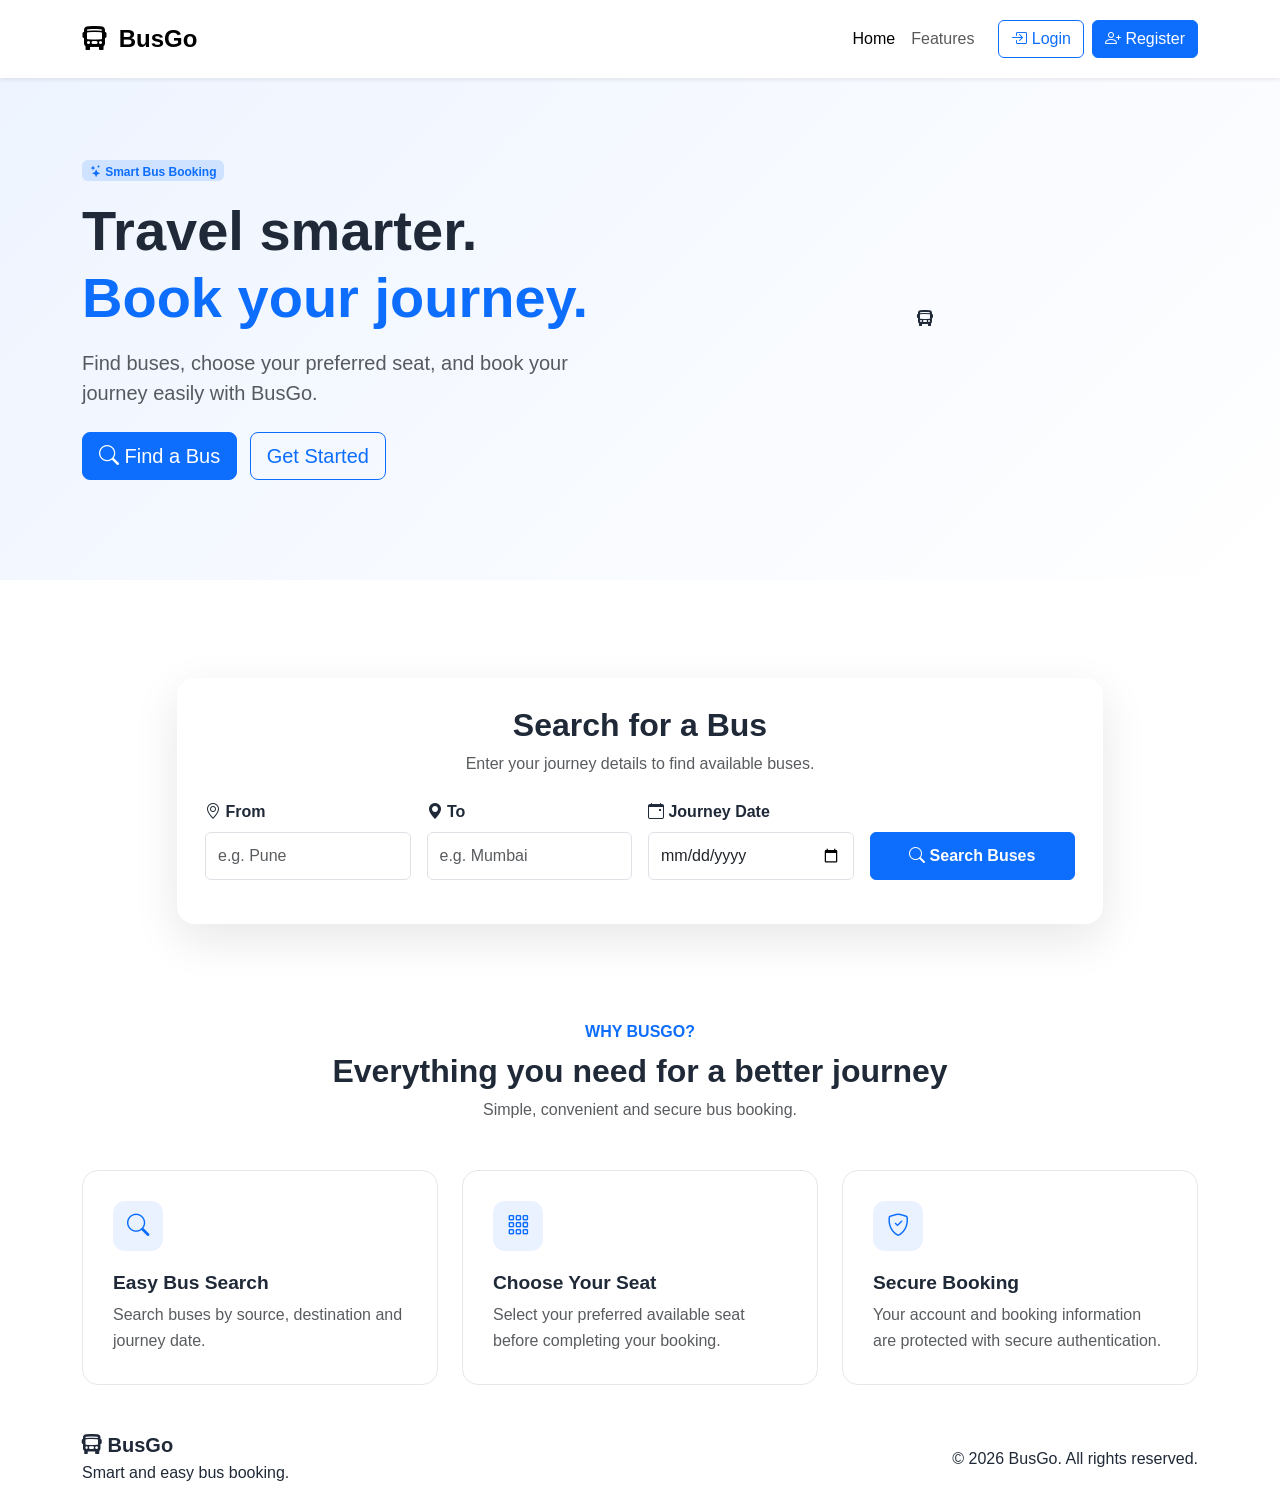
<file: frontend/index.html>
<!DOCTYPE html>
<html lang="en">

<head>

    <meta charset="UTF-8">

    <meta name="viewport"
          content="width=device-width, initial-scale=1.0">

    <title>BusGo | Smart Bus Booking</title>

    <meta name="description"
          content="BusGo - Smart and easy online bus booking">

    <!-- Bootstrap CSS -->

    <link
        href="https://cdn.jsdelivr.net/npm/bootstrap@5.3.3/dist/css/bootstrap.min.css"
        rel="stylesheet">

    <!-- Bootstrap Icons -->

    <link
        rel="stylesheet"
        href="https://cdn.jsdelivr.net/npm/bootstrap-icons@1.11.3/font/bootstrap-icons.min.css">

    <!-- Custom CSS -->

    <link
        rel="stylesheet"
        href="css/style.css">

</head>


<body>


<!-- ================= NAVBAR ================= -->

<nav class="navbar navbar-expand-lg bg-white shadow-sm">

    <div class="container">

        <!-- BRAND -->

        <a class="navbar-brand fw-bold"
           href="index.html">

            <i class="bi bi-bus-front-fill"></i>

            BusGo

        </a>


        <!-- MOBILE MENU BUTTON -->

        <button
            class="navbar-toggler"
            type="button"
            data-bs-toggle="collapse"
            data-bs-target="#navbarMenu">

            <span class="navbar-toggler-icon"></span>

        </button>


        <!-- NAVIGATION -->

        <div
            class="collapse navbar-collapse"
            id="navbarMenu">

            <ul class="navbar-nav ms-auto align-items-lg-center">

                <li class="nav-item">

                    <a
                        class="nav-link active"
                        href="index.html">

                        Home

                    </a>

                </li>


                <li class="nav-item">

                    <a
                        class="nav-link"
                        href="#features">

                        Features

                    </a>

                </li>


                <li class="nav-item ms-lg-3">

                    <a
                        href="login.html"
                        class="btn btn-outline-primary">

                        <i class="bi bi-box-arrow-in-right"></i>

                        Login

                    </a>

                </li>


                <li class="nav-item ms-lg-2">

                    <a
                        href="register.html"
                        class="btn btn-primary">

                        <i class="bi bi-person-plus"></i>

                        Register

                    </a>

                </li>

            </ul>

        </div>

    </div>

</nav>



<!-- ================= HERO SECTION ================= -->

<section class="hero-section">

    <div class="container">

        <div class="row align-items-center">

            <!-- HERO TEXT -->

            <div class="col-lg-6">

                <span class="badge bg-primary-subtle text-primary mb-3">

                    <i class="bi bi-stars"></i>

                    Smart Bus Booking

                </span>


                <h1 class="display-4 fw-bold">

                    Travel smarter.
                    <span class="text-primary">
                        Book your journey.
                    </span>

                </h1>


                <p class="lead text-muted mt-3">

                    Find buses, choose your preferred seat,
                    and book your journey easily with BusGo.

                </p>


                <div class="mt-4">

                    <a
                        href="#search"
                        class="btn btn-primary btn-lg me-2">

                        <i class="bi bi-search"></i>

                        Find a Bus

                    </a>


                    <a
                        href="register.html"
                        class="btn btn-outline-primary btn-lg">

                        Get Started

                    </a>

                </div>

            </div>


            <!-- HERO ICON -->

            <div class="col-lg-6 text-center mt-5 mt-lg-0">

                <i
                    class="bi bi-bus-front-fill hero-bus-icon">
                </i>

            </div>

        </div>

    </div>

</section>



<!-- ================= SEARCH SECTION ================= -->

<section
    id="search"
    class="search-section py-5">

    <div class="container">

        <div class="row justify-content-center">

            <div class="col-lg-10">

                <div class="search-card">

                    <div class="text-center mb-4">

                        <h2 class="fw-bold">

                            Search for a Bus

                        </h2>

                        <p class="text-muted mb-0">

                            Enter your journey details to find
                            available buses.

                        </p>

                    </div>


                    <!-- SEARCH FORM -->

                    <form id="searchForm">

                        <div class="row g-3 align-items-end">


                            <!-- FROM -->

                            <div class="col-md-3">

                                <label
                                    for="source"
                                    class="form-label fw-semibold">

                                    <i class="bi bi-geo-alt"></i>

                                    From

                                </label>

                                <input
                                    type="text"
                                    id="source"
                                    class="form-control"
                                    placeholder="e.g. Pune"
                                    autocomplete="off"
                                    required>

                            </div>


                            <!-- TO -->

                            <div class="col-md-3">

                                <label
                                    for="destination"
                                    class="form-label fw-semibold">

                                    <i class="bi bi-geo-alt-fill"></i>

                                    To

                                </label>

                                <input
                                    type="text"
                                    id="destination"
                                    class="form-control"
                                    placeholder="e.g. Mumbai"
                                    autocomplete="off"
                                    required>

                            </div>


                            <!-- DATE -->

                            <div class="col-md-3">

                                <label
                                    for="journeyDate"
                                    class="form-label fw-semibold">

                                    <i class="bi bi-calendar-event"></i>

                                    Journey Date

                                </label>

                                <input
                                    type="date"
                                    id="journeyDate"
                                    class="form-control"
                                    required>

                            </div>


                            <!-- SEARCH BUTTON -->

                            <div class="col-md-3">

                                <button
                                    type="submit"
                                    class="btn btn-primary w-100 search-btn">

                                    <i class="bi bi-search"></i>

                                    Search Buses

                                </button>

                            </div>

                        </div>

                    </form>


                    <!-- SEARCH MESSAGE -->

                    <div
                        id="searchMessage"
                        class="mt-3 text-center">
                    </div>

                </div>

            </div>

        </div>

    </div>

</section>



<!-- ================= FEATURES ================= -->

<section
    id="features"
    class="features-section py-5">

    <div class="container">

        <div class="text-center mb-5">

            <span class="text-primary fw-semibold">
                WHY BUSGO?
            </span>

            <h2 class="fw-bold mt-2">

                Everything you need for a better journey

            </h2>

            <p class="text-muted">

                Simple, convenient and secure bus booking.

            </p>

        </div>


        <div class="row g-4">


            <!-- FEATURE 1 -->

            <div class="col-md-4">

                <div class="feature-card h-100">

                    <div class="feature-icon">

                        <i class="bi bi-search"></i>

                    </div>

                    <h4>

                        Easy Bus Search

                    </h4>

                    <p class="text-muted">

                        Search buses by source,
                        destination and journey date.

                    </p>

                </div>

            </div>


            <!-- FEATURE 2 -->

            <div class="col-md-4">

                <div class="feature-card h-100">

                    <div class="feature-icon">

                        <i class="bi bi-grid-3x3-gap"></i>

                    </div>

                    <h4>

                        Choose Your Seat

                    </h4>

                    <p class="text-muted">

                        Select your preferred available
                        seat before completing your booking.

                    </p>

                </div>

            </div>


            <!-- FEATURE 3 -->

            <div class="col-md-4">

                <div class="feature-card h-100">

                    <div class="feature-icon">

                        <i class="bi bi-shield-check"></i>

                    </div>

                    <h4>

                        Secure Booking

                    </h4>

                    <p class="text-muted">

                        Your account and booking information
                        are protected with secure authentication.

                    </p>

                </div>

            </div>

        </div>

    </div>

</section>



<!-- ================= FOOTER ================= -->

<footer class="footer-section">

    <div class="container">

        <div class="row align-items-center">


            <div class="col-md-6">

                <h5 class="fw-bold mb-1">

                    <i class="bi bi-bus-front-fill"></i>

                    BusGo

                </h5>

                <p class="mb-0">

                    Smart and easy bus booking.

                </p>

            </div>


            <div class="col-md-6 text-md-end mt-3 mt-md-0">

                <p class="mb-0">

                    © 2026 BusGo. All rights reserved.

                </p>

            </div>


        </div>

    </div>

</footer>



<!-- ================= BOOTSTRAP JS ================= -->

<script
    src="https://cdn.jsdelivr.net/npm/bootstrap@5.3.3/dist/js/bootstrap.bundle.min.js">
</script>


<!-- ================= MAIN JS ================= -->

<script src="js/main.js"></script>


</body>

</html>
</file>
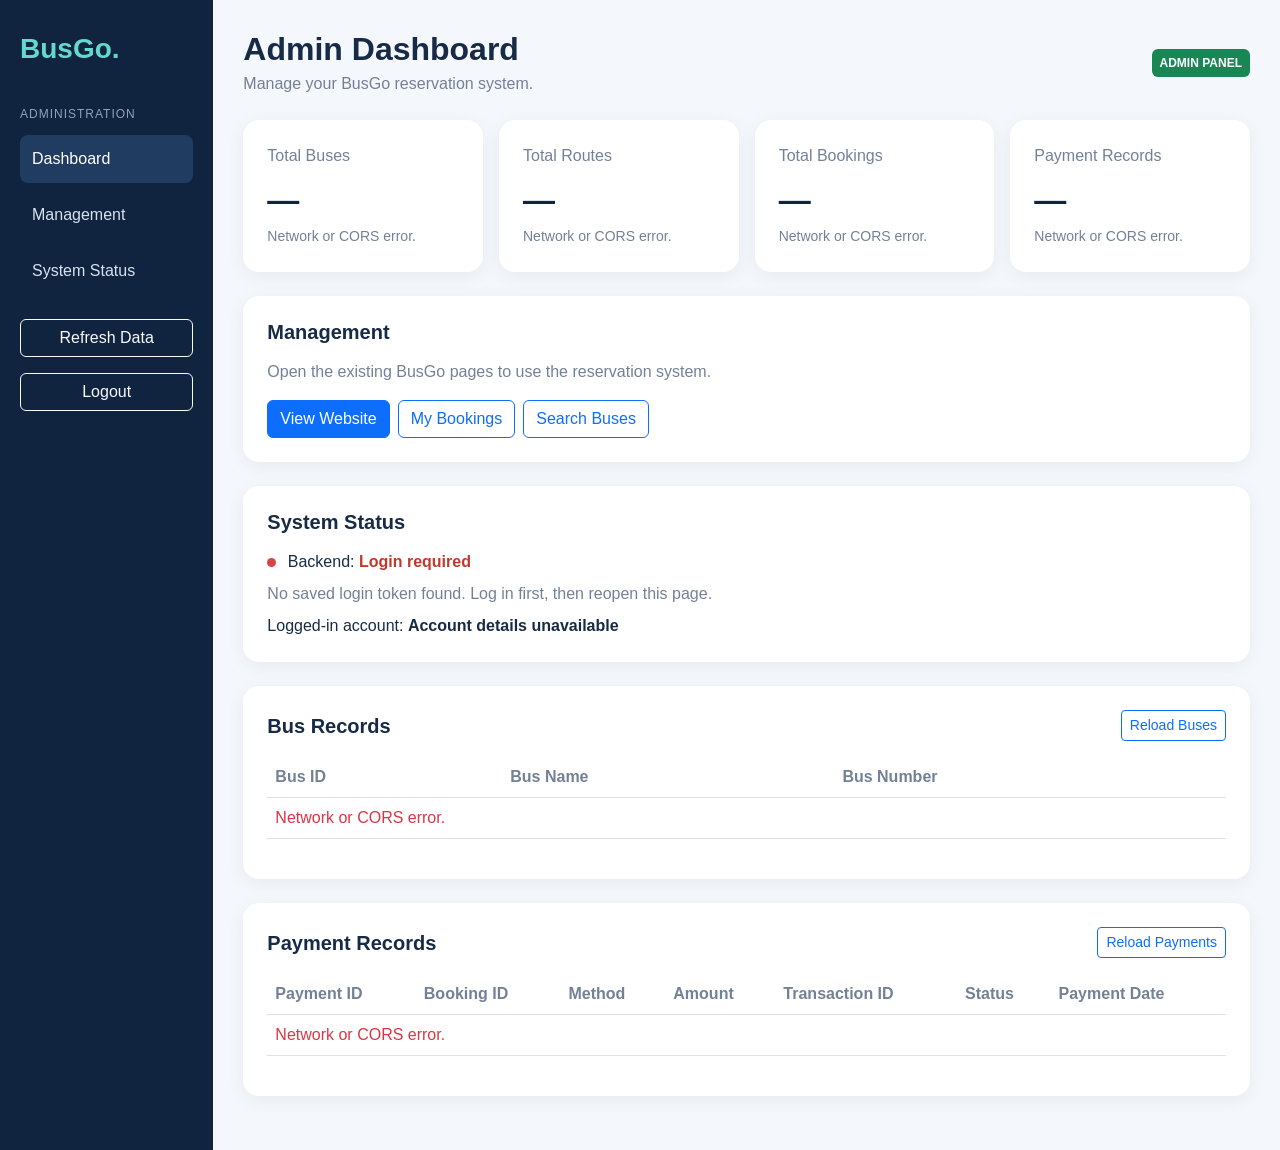
<file: frontend/admin.html>
<!DOCTYPE html>
<html lang="en">
<head>
    <meta charset="UTF-8">
    <meta name="viewport" content="width=device-width, initial-scale=1.0">

    <title>BusGo | Admin Dashboard</title>
    <meta name="description" content="Manage buses, routes, bookings and payments using the BusGo Admin Dashboard.">

    <link href="https://cdn.jsdelivr.net/npm/bootstrap@5.3.3/dist/css/bootstrap.min.css"
          rel="stylesheet">

    <style>
        * {
            box-sizing: border-box;
        }

        body {
            margin: 0;
            background: #f4f7fb;
            font-family: Arial, sans-serif;
            color: #172b46;
        }

        .sidebar {
            min-height: 100vh;
            background: #10233f;
            color: white;
            padding: 28px 20px;
        }

        .brand {
            font-size: 28px;
            font-weight: bold;
            color: #64d8cb;
            margin-bottom: 35px;
        }

        .sidebar-label {
            color: #8fa2bd;
            font-size: 12px;
            letter-spacing: 1px;
            margin-bottom: 12px;
        }

        .nav-link {
            color: #d7e2f1;
            padding: 12px;
            border-radius: 8px;
            margin-bottom: 8px;
        }

        .nav-link.active,
        .nav-link:hover {
            background: #203c61;
            color: white;
        }

        .main-content {
            padding: 30px;
            min-width: 0;
        }

        .stat-card,
        .section-card {
            background: white;
            border: none;
            border-radius: 16px;
            padding: 24px;
            box-shadow: 0 4px 18px rgba(21, 43, 69, 0.06);
        }

        .stat-card {
            height: 100%;
        }

        .stat-number {
            font-size: 32px;
            font-weight: bold;
            color: #10233f;
            overflow-wrap: anywhere;
        }

        .muted {
            color: #738197;
        }

        .status-dot {
            display: inline-block;
            width: 9px;
            height: 9px;
            border-radius: 50%;
            background: #e0a020;
            margin-right: 7px;
        }

        .status-good {
            color: #087f67;
            font-weight: bold;
        }

        .status-error {
            color: #c0392b;
            font-weight: bold;
        }

        .table th {
            color: #738197;
            font-weight: 600;
            white-space: nowrap;
        }

        @media (max-width: 767px) {
            .sidebar {
                min-height: auto;
            }

            .main-content {
                padding: 20px 14px;
            }
        }
    </style>
</head>

<body>
<div class="container-fluid">
    <div class="row">

        <!-- SIDEBAR -->
        <aside class="col-md-3 col-lg-2 sidebar">
            <div class="brand">BusGo.</div>

            <p class="sidebar-label">ADMINISTRATION</p>

            <nav class="nav flex-column">
                <a class="nav-link active" href="#dashboard">Dashboard</a>
                <a class="nav-link" href="#management">Management</a>
                <a class="nav-link" href="#system">System Status</a>
            </nav>

            <button id="refreshBtn" class="btn btn-outline-light w-100 mt-3">
                Refresh Data
            </button>

            <button id="logoutBtn" class="btn btn-outline-light w-100 mt-3">
                Logout
            </button>
        </aside>

        <!-- MAIN CONTENT -->
        <main class="col-md-9 col-lg-10 main-content">

            <header class="d-flex flex-wrap justify-content-between align-items-center gap-3 mb-4">
                <div>
                    <h2 class="fw-bold mb-1">Admin Dashboard</h2>
                    <p class="muted mb-0">
                        Manage your BusGo reservation system.
                    </p>
                </div>

                <span class="badge text-bg-success p-2">ADMIN PANEL</span>
            </header>

            <!-- DASHBOARD STATISTICS -->
            <section id="dashboard" class="mb-4">
                <div class="row g-3">

                    <div class="col-sm-6 col-xl-3">
                        <div class="stat-card">
                            <p class="muted mb-2">Total Buses</p>
                            <div class="stat-number" id="busCount">—</div>
                            <small class="muted" id="busMessage">Loading data...</small>
                        </div>
                    </div>

                    <div class="col-sm-6 col-xl-3">
                        <div class="stat-card">
                            <p class="muted mb-2">Total Routes</p>
                            <div class="stat-number" id="routeCount">—</div>
                            <small class="muted" id="routeMessage">Loading data...</small>
                        </div>
                    </div>

                    <div class="col-sm-6 col-xl-3">
                        <div class="stat-card">
                            <p class="muted mb-2">Total Bookings</p>
                            <div class="stat-number" id="bookingCount">—</div>
                            <small class="muted" id="bookingMessage">Loading data...</small>
                        </div>
                    </div>

                    <div class="col-sm-6 col-xl-3">
                        <div class="stat-card">
                            <p class="muted mb-2">Payment Records</p>
                            <div class="stat-number" id="paymentCount">—</div>
                            <small class="muted" id="paymentMessage">Loading data...</small>
                        </div>
                    </div>

                </div>
            </section>

            <!-- MANAGEMENT LINKS -->
            <section id="management" class="section-card mb-4">
                <h5 class="fw-bold mb-3">Management</h5>

                <p class="muted">
                    Open the existing BusGo pages to use the reservation system.
                </p>

                <div class="d-flex flex-wrap gap-2">
                    <a class="btn btn-primary" href="index.html">View Website</a>
                    <a class="btn btn-outline-primary" href="my-bookings.html">My Bookings</a>
                    <a class="btn btn-outline-primary" href="bus-results.html">Search Buses</a>
                </div>
            </section>

            <!-- SYSTEM STATUS -->
            <section id="system" class="section-card mb-4">
                <h5 class="fw-bold mb-3">System Status</h5>

                <p class="mb-2">
                    <span class="status-dot" id="statusDot"></span>
                    Backend:
                    <span id="backendStatus">Checking...</span>
                </p>

                <p class="muted mb-2" id="statusMessage">
                    Connecting to the BusGo backend.
                </p>

                <p class="mb-0">
                    Logged-in account:
                    <strong id="adminEmail">Checking...</strong>
                </p>
            </section>

            <!-- BUS RECORDS -->
            <section class="section-card mb-4">
                <div class="d-flex flex-wrap justify-content-between align-items-center gap-2 mb-3">
                    <h5 class="fw-bold mb-0">Bus Records</h5>

                    <button class="btn btn-sm btn-outline-primary" id="reloadBusesBtn">
                        Reload Buses
                    </button>
                </div>

                <div class="table-responsive">
                    <table class="table align-middle">
                        <thead>
                            <tr>
                                <th>Bus ID</th>
                                <th>Bus Name</th>
                                <th>Bus Number</th>
                            </tr>
                        </thead>

                        <tbody id="busTableBody">
                            <tr>
                                <td colspan="3" class="muted">Loading bus records...</td>
                            </tr>
                        </tbody>
                    </table>
                </div>
            </section>

            <!-- PAYMENT RECORDS -->
            <section class="section-card mb-4">
                <div class="d-flex flex-wrap justify-content-between align-items-center gap-2 mb-3">
                    <h5 class="fw-bold mb-0">Payment Records</h5>

                    <button class="btn btn-sm btn-outline-primary" id="reloadPaymentsBtn">
                        Reload Payments
                    </button>
                </div>

                <div class="table-responsive">
                    <table class="table align-middle">
                        <thead>
                            <tr>
                                <th>Payment ID</th>
                                <th>Booking ID</th>
                                <th>Method</th>
                                <th>Amount</th>
                                <th>Transaction ID</th>
                                <th>Status</th>
                                <th>Payment Date</th>
                            </tr>
                        </thead>

                        <tbody id="paymentTableBody">
                            <tr>
                                <td colspan="7" class="muted">Loading payment records...</td>
                            </tr>
                        </tbody>
                    </table>
                </div>
            </section>

        </main>
    </div>
</div>

<script>
    const API_BASE_URL = "http://localhost:8080/api";

    // Read the latest token each time an API request is made.
    function getCurrentToken() {
        return localStorage.getItem("busgo_token");
    }

    function getCurrentUser() {
        try {
            return JSON.parse(
                localStorage.getItem("busgo_user") || "null"
            );
        } catch (error) {
            console.error("Could not read saved user details.");
            return null;
        }
    }

    function getAuthHeaders() {
        const token = getCurrentToken();

        return token
            ? { "Authorization": "Bearer " + token }
            : {};
    }

    const backendStatus = document.getElementById("backendStatus");
    const statusMessage = document.getElementById("statusMessage");
    const statusDot = document.getElementById("statusDot");

    function setStatus(message, state) {
        backendStatus.textContent = message;

        statusDot.style.background =
            state === "good" ? "#16a085" :
            state === "error" ? "#d64545" : "#e0a020";

        backendStatus.className =
            state === "good" ? "status-good" :
            state === "error" ? "status-error" : "";
    }

    async function apiGet(endpoint) {
        const response = await fetch(
            API_BASE_URL + "/" + endpoint.replace(/^\/+/, ""),
            {
                method: "GET",
                headers: getAuthHeaders()
            }
        );

        if (!response.ok) {
            throw new Error("HTTP " + response.status);
        }

        const contentType = response.headers.get("content-type") || "";

        if (contentType.includes("application/json")) {
            return await response.json();
        }

        return await response.text();
    }

    // Accept a direct array or common API wrapper formats.
    function getArray(data) {
        if (Array.isArray(data)) {
            return data;
        }

        if (data && Array.isArray(data.content)) {
            return data.content;
        }

        if (data && Array.isArray(data.data)) {
            return data.data;
        }

        return null;
    }

    function getErrorMessage(error) {
        if (error.message === "HTTP 401") {
            return "Session expired. Please log in again.";
        }

        if (error.message === "HTTP 403") {
            return "Access denied for this account.";
        }

        if (error instanceof TypeError) {
            return "Network or CORS error.";
        }

        return "Could not load data (" + error.message + ").";
    }

    async function loadCollection(endpoint, countId, messageId) {
        const countElement = document.getElementById(countId);
        const messageElement = document.getElementById(messageId);

        countElement.textContent = "…";
        messageElement.textContent = "Loading data...";

        try {
            const data = await apiGet(endpoint);
            const items = getArray(data);

            if (items === null) {
                countElement.textContent = "—";
                messageElement.textContent = "Unexpected API response.";
                console.error("Unexpected response from /" + endpoint, data);
                return null;
            }

            countElement.textContent = items.length;
            messageElement.textContent = "Loaded from backend API";

            return items;
        } catch (error) {
            countElement.textContent = "—";
            messageElement.textContent = getErrorMessage(error);

            console.error("Error loading /" + endpoint + ":", error);

            return null;
        }
    }

    async function loadBuses() {
        const tableBody = document.getElementById("busTableBody");

        tableBody.innerHTML = `
            <tr>
                <td colspan="3" class="muted">Loading bus records...</td>
            </tr>
        `;

        const buses = await loadCollection(
            "buses",
            "busCount",
            "busMessage"
        );

        if (buses === null) {
            const message =
                document.getElementById("busMessage").textContent;

            tableBody.innerHTML = "";

            const row = document.createElement("tr");
            const cell = document.createElement("td");

            cell.colSpan = 3;
            cell.className = "text-danger";
            cell.textContent = message;

            row.appendChild(cell);
            tableBody.appendChild(row);

            return;
        }

        if (buses.length === 0) {
            tableBody.innerHTML = `
                <tr>
                    <td colspan="3" class="muted">No buses found.</td>
                </tr>
            `;
            return;
        }

        tableBody.innerHTML = "";

        buses.forEach(function (bus) {
            const row = document.createElement("tr");

            const idCell = document.createElement("td");
            idCell.textContent = bus.busId ?? bus.id ?? "—";

            const nameCell = document.createElement("td");
            nameCell.textContent = bus.busName ?? bus.name ?? "—";

            const numberCell = document.createElement("td");
            numberCell.textContent = bus.busNumber ?? "—";

            row.append(idCell, nameCell, numberCell);
            tableBody.appendChild(row);
        });
    }

    function getPaymentBadge(status) {
        if (!status) {
            return '<span class="badge bg-secondary">UNKNOWN</span>';
        }

        switch (status) {
            case "REFUNDED":
                return '<span class="badge bg-info text-dark">REFUNDED (SIMULATED)</span>';
            case "REFUND_PENDING":
                return '<span class="badge bg-warning text-dark">REFUND_PENDING</span>';
            case "SUCCESS":
                return '<span class="badge bg-success">SUCCESS</span>';
            case "FAILED":
                return '<span class="badge bg-danger">FAILED</span>';
            case "PENDING":
                return '<span class="badge bg-secondary">PENDING</span>';
            default:
                return '<span class="badge bg-light text-dark border">' + status + '</span>';
        }
    }

    async function loadPayments() {
        const tableBody = document.getElementById("paymentTableBody");
        if (!tableBody) return;

        tableBody.innerHTML = `
            <tr>
                <td colspan="7" class="muted">Loading payment records...</td>
            </tr>
        `;

        const payments = await loadCollection(
            "payments",
            "paymentCount",
            "paymentMessage"
        );

        if (payments === null) {
            const message =
                document.getElementById("paymentMessage").textContent;

            tableBody.innerHTML = "";

            const row = document.createElement("tr");
            const cell = document.createElement("td");

            cell.colSpan = 7;
            cell.className = "text-danger";
            cell.textContent = message;

            row.appendChild(cell);
            tableBody.appendChild(row);

            return;
        }

        if (payments.length === 0) {
            tableBody.innerHTML = `
                <tr>
                    <td colspan="7" class="muted">No payment records found.</td>
                </tr>
            `;
            return;
        }

        tableBody.innerHTML = "";

        payments.forEach(function (payment) {
            const row = document.createElement("tr");

            const idCell = document.createElement("td");
            idCell.textContent = payment.paymentId != null ? "#" + payment.paymentId : "—";

            const bookingCell = document.createElement("td");
            bookingCell.textContent =
                payment.booking && payment.booking.bookingId != null
                    ? "#" + payment.booking.bookingId
                    : "—";

            const methodCell = document.createElement("td");
            methodCell.textContent = payment.paymentMethod || "—";

            const amountCell = document.createElement("td");
            amountCell.textContent =
                payment.amount != null
                    ? "₹" + Number(payment.amount).toFixed(2)
                    : "—";

            const txnCell = document.createElement("td");
            txnCell.className = "small text-muted font-monospace";
            txnCell.textContent = payment.transactionId || "—";

            const statusCell = document.createElement("td");
            statusCell.innerHTML = getPaymentBadge(payment.paymentStatus);

            const dateCell = document.createElement("td");
            dateCell.className = "small text-muted";
            dateCell.textContent = payment.paymentDate
                ? new Date(payment.paymentDate).toLocaleString("en-IN", {
                    dateStyle: "medium",
                    timeStyle: "short"
                })
                : "—";

            row.append(
                idCell,
                bookingCell,
                methodCell,
                amountCell,
                txnCell,
                statusCell,
                dateCell
            );
            tableBody.appendChild(row);
        });
    }

    async function checkBackend() {
        if (!getCurrentToken()) {
            setStatus("Login required", "error");

            statusMessage.textContent =
                "No saved login token found. Log in first, then reopen this page.";

            return false;
        }

        try {
            const result = await apiGet("admin/test");

            setStatus("Connected", "good");

            statusMessage.textContent =
                typeof result === "string"
                    ? result
                    : "Admin authorization verified.";

            return true;
        } catch (error) {
            console.error("Admin endpoint error:", error);

            if (
                error.message === "HTTP 401" ||
                error.message === "HTTP 403"
            ) {
                setStatus("Access denied", "error");

                statusMessage.textContent =
                    "The saved token was rejected. Log in again with your admin account.";
            } else {
                setStatus("Connection failed", "error");

                statusMessage.textContent =
                    error instanceof TypeError
                        ? "Network or CORS error. Check the browser console."
                        : "Check that the backend is running on port 8080.";
            }

            return false;
        }
    }

    async function loadDashboard() {
        const currentUser = getCurrentUser();

        document.getElementById("adminEmail").textContent =
            currentUser && currentUser.email
                ? currentUser.email
                : "Account details unavailable";

        // Each collection is requested independently.
        // A failure in one card won't stop the other cards from loading.
        await checkBackend();

        await Promise.all([
            loadCollection("routes", "routeCount", "routeMessage"),
            loadBuses(),
            loadCollection("bookings", "bookingCount", "bookingMessage"),
            loadPayments()
        ]);
    }

    document.getElementById("refreshBtn").addEventListener(
        "click",
        loadDashboard
    );

    document.getElementById("reloadBusesBtn").addEventListener(
        "click",
        loadBuses
    );

    const reloadPaymentsBtn = document.getElementById("reloadPaymentsBtn");
    if (reloadPaymentsBtn) {
        reloadPaymentsBtn.addEventListener("click", loadPayments);
    }

    document.getElementById("logoutBtn").addEventListener(
        "click",
        function () {
            localStorage.removeItem("busgo_token");
            localStorage.removeItem("busgo_user");

            window.location.href = "login.html";
        }
    );

    loadDashboard();
</script>

</body>
</html>
</file>
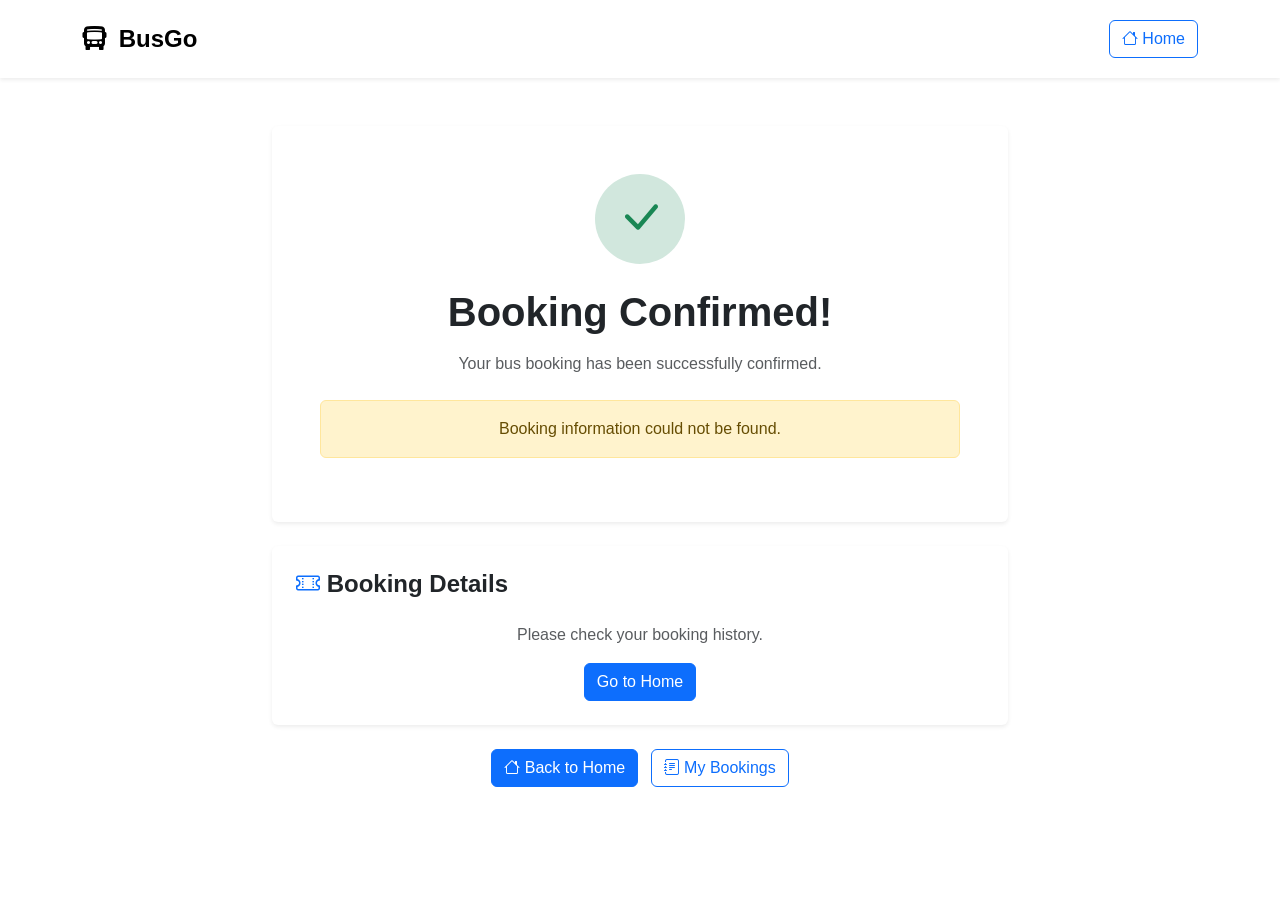
<file: frontend/booking-success.html>
<!DOCTYPE html>
<html lang="en">

<head>

    <meta charset="UTF-8">

    <meta name="viewport"
          content="width=device-width, initial-scale=1.0">

    <title>BusGo | Booking Confirmed</title>

    <meta name="description"
          content="Your BusGo bus booking has been confirmed">

    <!-- Bootstrap CSS -->

    <link
        href="https://cdn.jsdelivr.net/npm/bootstrap@5.3.3/dist/css/bootstrap.min.css"
        rel="stylesheet">

    <!-- Bootstrap Icons -->

    <link
        rel="stylesheet"
        href="https://cdn.jsdelivr.net/npm/bootstrap-icons@1.11.3/font/bootstrap-icons.min.css">

    <!-- Custom CSS -->

    <link
        rel="stylesheet"
        href="css/style.css">

</head>

<body>

<!-- ================= NAVBAR ================= -->

<nav class="navbar navbar-expand-lg bg-white shadow-sm">

    <div class="container">

        <a
            class="navbar-brand fw-bold"
            href="index.html">

            <i class="bi bi-bus-front-fill"></i>

            BusGo

        </a>

        <div class="ms-auto">

            <a
                href="index.html"
                class="btn btn-outline-primary">

                <i class="bi bi-house"></i>

                Home

            </a>

        </div>

    </div>

</nav>


<!-- ================= SUCCESS SECTION ================= -->

<section class="py-5">

    <div class="container">

        <div class="row justify-content-center">

            <div class="col-lg-8">


                <!-- SUCCESS MESSAGE -->

                <div
                    class="card border-0 shadow-sm text-center">

                    <div class="card-body p-5">

                        <!-- SUCCESS ICON -->

                        <div
                            class="mb-4">

                            <div
                                class="d-inline-flex align-items-center justify-content-center"
                                style="
                                    width: 90px;
                                    height: 90px;
                                    border-radius: 50%;
                                    background: #d1e7dd;
                                    color: #198754;
                                    font-size: 3rem;
                                ">

                                <i class="bi bi-check-lg"></i>

                            </div>

                        </div>


                        <h1 class="fw-bold">

                            Booking Confirmed!

                        </h1>


                        <p class="text-muted mt-3">

                            Your bus booking has been successfully
                            confirmed.

                        </p>


                        <!-- BOOKING ID -->

                        <div
                            id="bookingId"
                            class="mt-4">
                        </div>

                    </div>

                </div>


                <!-- ================= BOOKING DETAILS ================= -->

                <div
                    class="card border-0 shadow-sm mt-4">

                    <div class="card-body p-4">

                        <h4 class="fw-bold mb-4">

                            <i
                                class="bi bi-ticket-perforated text-primary">
                            </i>

                            Booking Details

                        </h4>


                        <div id="bookingDetails">

                            <div class="text-center">

                                <div
                                    class="spinner-border text-primary">
                                </div>

                                <p class="text-muted mt-2">

                                    Loading booking details...

                                </p>

                            </div>

                        </div>

                    </div>

                </div>


                <!-- ================= ACTION BUTTONS ================= -->

                <div
                    class="text-center mt-4">

                    <a
                        href="index.html"
                        class="btn btn-primary me-2">

                        <i class="bi bi-house"></i>

                        Back to Home

                    </a>


                    <a
                        href="my-bookings.html"
                        class="btn btn-outline-primary">

                        <i class="bi bi-journal-text"></i>

                        My Bookings

                    </a>

                </div>

            </div>

        </div>

    </div>

</section>


<!-- ================= BOOTSTRAP JS ================= -->

<script
    src="https://cdn.jsdelivr.net/npm/bootstrap@5.3.3/dist/js/bootstrap.bundle.min.js">
</script>


<!-- SUCCESS PAGE JS -->

<script src="js/booking-success.js"></script>

</body>

</html>
</file>
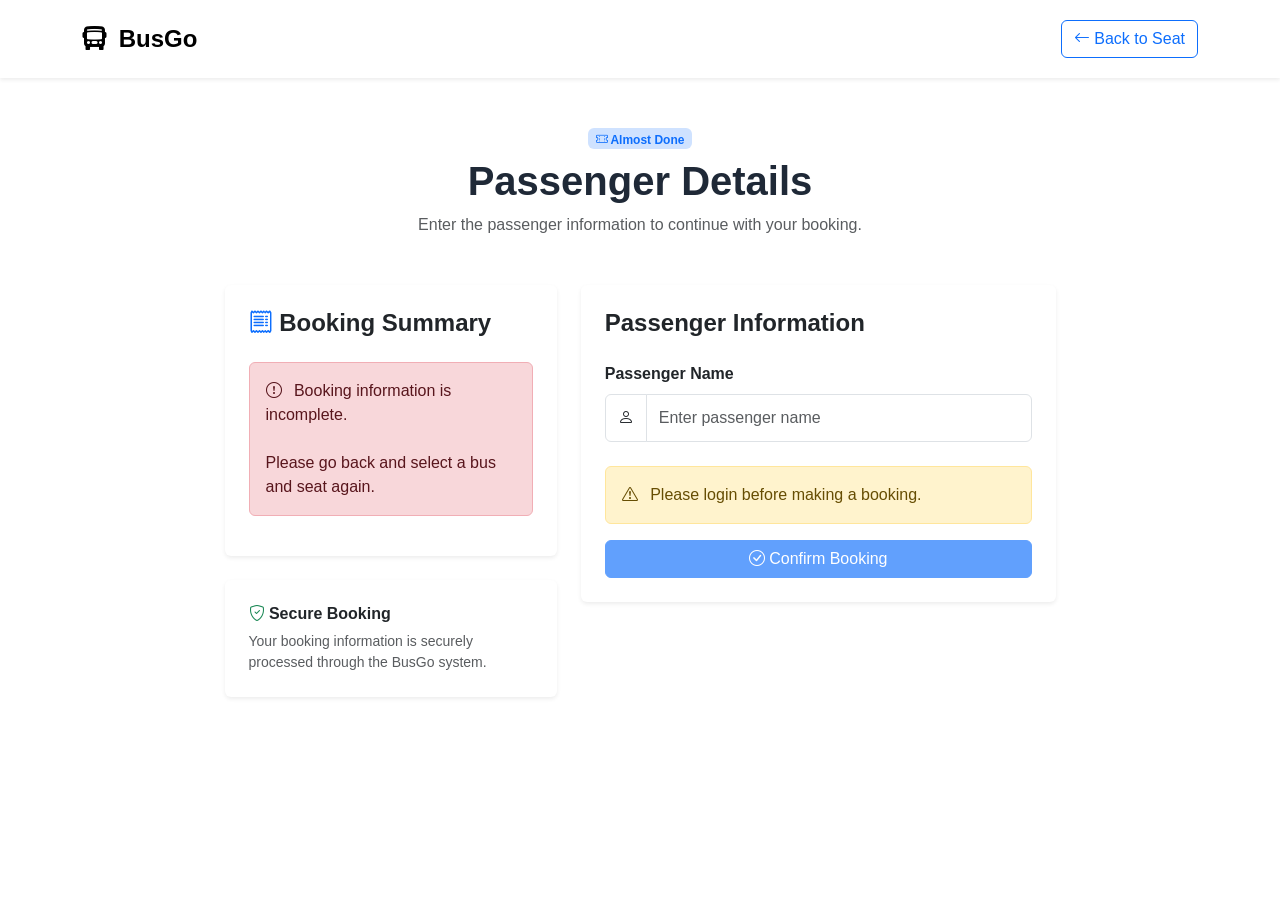
<file: frontend/booking.html>
<!DOCTYPE html>
<html lang="en">

<head>

    <meta charset="UTF-8">

    <meta name="viewport"
          content="width=device-width, initial-scale=1.0">

    <title>BusGo | Booking Details</title>

    <meta name="description"
          content="Enter passenger details and confirm your BusGo booking">

    <!-- Bootstrap CSS -->

    <link
        href="https://cdn.jsdelivr.net/npm/bootstrap@5.3.3/dist/css/bootstrap.min.css"
        rel="stylesheet">

    <!-- Bootstrap Icons -->

    <link
        rel="stylesheet"
        href="https://cdn.jsdelivr.net/npm/bootstrap-icons@1.11.3/font/bootstrap-icons.min.css">

    <!-- Custom CSS -->

    <link
        rel="stylesheet"
        href="css/style.css">

</head>

<body>

<!-- ================= NAVBAR ================= -->

<nav class="navbar navbar-expand-lg bg-white shadow-sm">

    <div class="container">

        <a
            class="navbar-brand fw-bold"
            href="index.html">

            <i class="bi bi-bus-front-fill"></i>

            BusGo

        </a>

        <div class="ms-auto">

            <a
                href="seat-selection.html"
                class="btn btn-outline-primary">

                <i class="bi bi-arrow-left"></i>

                Back to Seat

            </a>

        </div>

    </div>

</nav>


<!-- ================= BOOKING SECTION ================= -->

<section class="py-5">

    <div class="container">

        <div class="row justify-content-center">

            <div class="col-lg-9">

                <!-- PAGE HEADER -->

                <div class="text-center mb-5">

                    <span class="badge bg-primary-subtle text-primary mb-2">

                        <i class="bi bi-ticket-perforated"></i>

                        Almost Done

                    </span>

                    <h1 class="fw-bold">

                        Passenger Details

                    </h1>

                    <p class="text-muted">

                        Enter the passenger information to continue
                        with your booking.

                    </p>

                </div>


                <div class="row g-4">

                    <!-- ================= JOURNEY SUMMARY ================= -->

                    <div class="col-lg-5">

                        <div class="card border-0 shadow-sm">

                            <div class="card-body p-4">

                                <h4 class="fw-bold mb-4">

                                    <i class="bi bi-receipt text-primary"></i>

                                    Booking Summary

                                </h4>

                                <div id="bookingSummary">

                                    <div class="text-center">

                                        <div
                                            class="spinner-border text-primary">
                                        </div>

                                        <p class="text-muted mt-2">

                                            Loading booking details...

                                        </p>

                                    </div>

                                </div>

                            </div>

                        </div>


                        <!-- SECURITY INFORMATION -->

                        <div class="card border-0 shadow-sm mt-4">

                            <div class="card-body p-4">

                                <h6 class="fw-bold">

                                    <i class="bi bi-shield-check text-success"></i>

                                    Secure Booking

                                </h6>

                                <p class="text-muted small mb-0">

                                    Your booking information is securely
                                    processed through the BusGo system.

                                </p>

                            </div>

                        </div>

                    </div>


                    <!-- ================= PASSENGER FORM ================= -->

                    <div class="col-lg-7">

                        <div class="card border-0 shadow-sm">

                            <div class="card-body p-4">

                                <h4 class="fw-bold mb-4">

                                    Passenger Information

                                </h4>


                                <form id="bookingForm">

                                    <!-- PASSENGER NAME -->

                                    <div class="mb-4">

                                        <label
                                            for="passengerName"
                                            class="form-label fw-semibold">

                                            Passenger Name

                                        </label>

                                        <div class="input-group">

                                            <span class="input-group-text">

                                                <i class="bi bi-person"></i>

                                            </span>

                                            <input
                                                type="text"
                                                id="passengerName"
                                                class="form-control"
                                                placeholder="Enter passenger name"
                                                required>

                                        </div>

                                    </div>


                                    <!-- MESSAGE -->

                                    <div
                                        id="bookingMessage"
                                        class="mb-3">
                                    </div>


                                    <!-- CONTINUE -->

                                    <button
                                        type="submit"
                                        id="confirmBookingButton"
                                        class="btn btn-primary w-100">

                                        <i class="bi bi-check-circle"></i>

                                        Confirm Booking

                                    </button>

                                </form>

                            </div>

                        </div>

                    </div>

                </div>

            </div>

        </div>

    </div>

</section>


<!-- ================= BOOTSTRAP JS ================= -->

<script
    src="https://cdn.jsdelivr.net/npm/bootstrap@5.3.3/dist/js/bootstrap.bundle.min.js">
</script>


<!-- BOOKING JS -->

<script src="js/booking.js"></script>

</body>

</html>
</file>
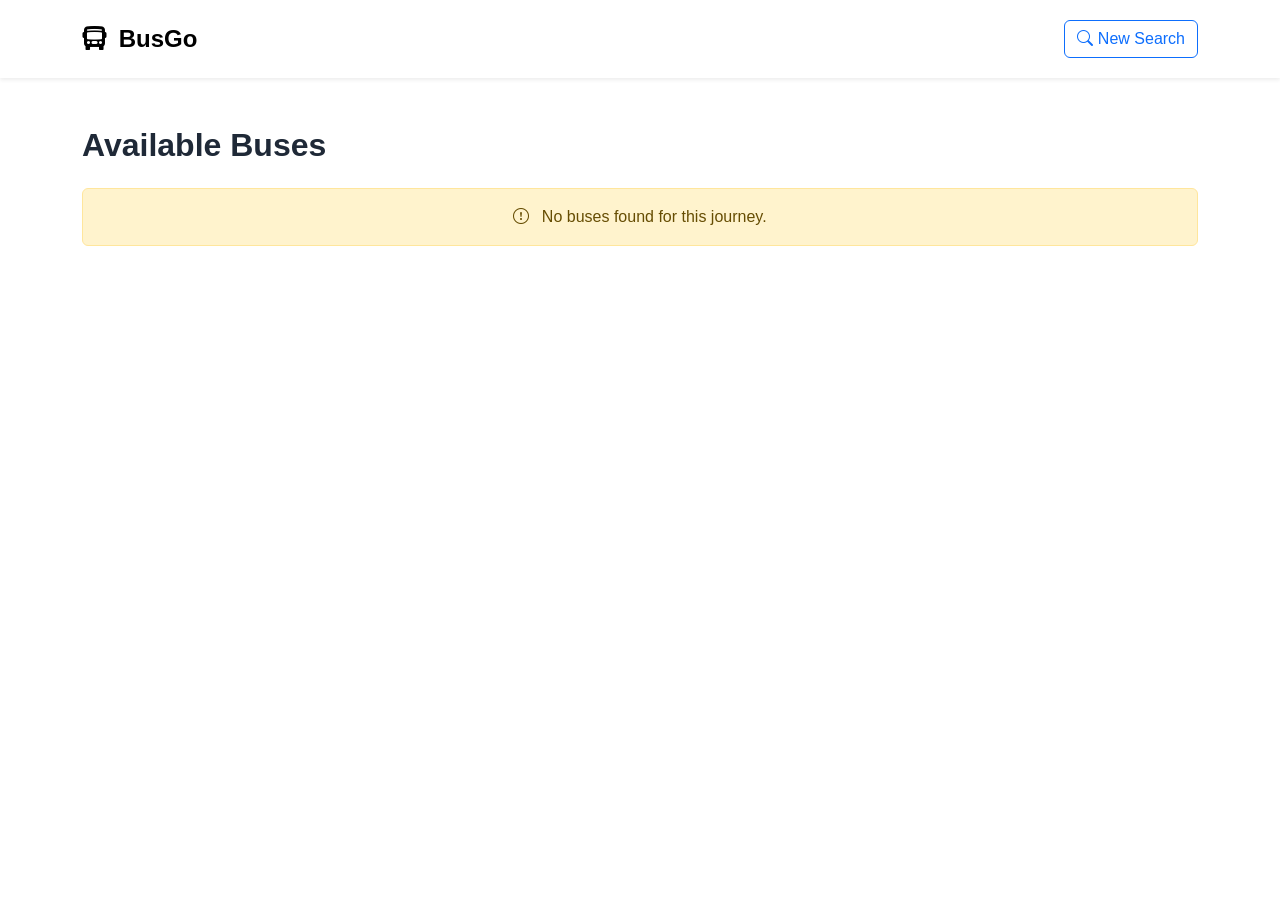
<file: frontend/bus-results.html>
<!DOCTYPE html>
<html lang="en">

<head>

    <meta charset="UTF-8">

    <meta name="viewport"
          content="width=device-width, initial-scale=1.0">

    <title>BusGo | Available Buses</title>

    <meta name="description"
          content="Available buses for your journey">

    <!-- Bootstrap -->

    <link
        href="https://cdn.jsdelivr.net/npm/bootstrap@5.3.3/dist/css/bootstrap.min.css"
        rel="stylesheet">

    <!-- Bootstrap Icons -->

    <link
        rel="stylesheet"
        href="https://cdn.jsdelivr.net/npm/bootstrap-icons@1.11.3/font/bootstrap-icons.min.css">

    <!-- Custom CSS -->

    <link
        rel="stylesheet"
        href="css/style.css">

</head>


<body>


<!-- NAVBAR -->

<nav class="navbar navbar-expand-lg bg-white shadow-sm">

    <div class="container">

        <a class="navbar-brand fw-bold"
           href="index.html">

            <i class="bi bi-bus-front-fill"></i>

            BusGo

        </a>


        <div class="ms-auto">

            <a
                href="index.html"
                class="btn btn-outline-primary">

                <i class="bi bi-search"></i>

                New Search

            </a>

        </div>

    </div>

</nav>



<!-- RESULTS SECTION -->

<section class="py-5">

    <div class="container">


        <!-- SEARCH SUMMARY -->

        <div class="mb-4">

            <h2 class="fw-bold">

                Available Buses

            </h2>

            <p
                id="searchSummary"
                class="text-muted">

            </p>

        </div>


        <!-- RESULTS -->

        <div
            id="busResults"
            class="row g-4">

        </div>


    </div>

</section>



<!-- Bootstrap JS -->

<script
    src="https://cdn.jsdelivr.net/npm/bootstrap@5.3.3/dist/js/bootstrap.bundle.min.js">
</script>


<!-- Results JS -->

<script
    src="js/bus-results.js">
</script>


</body>

</html>
</file>
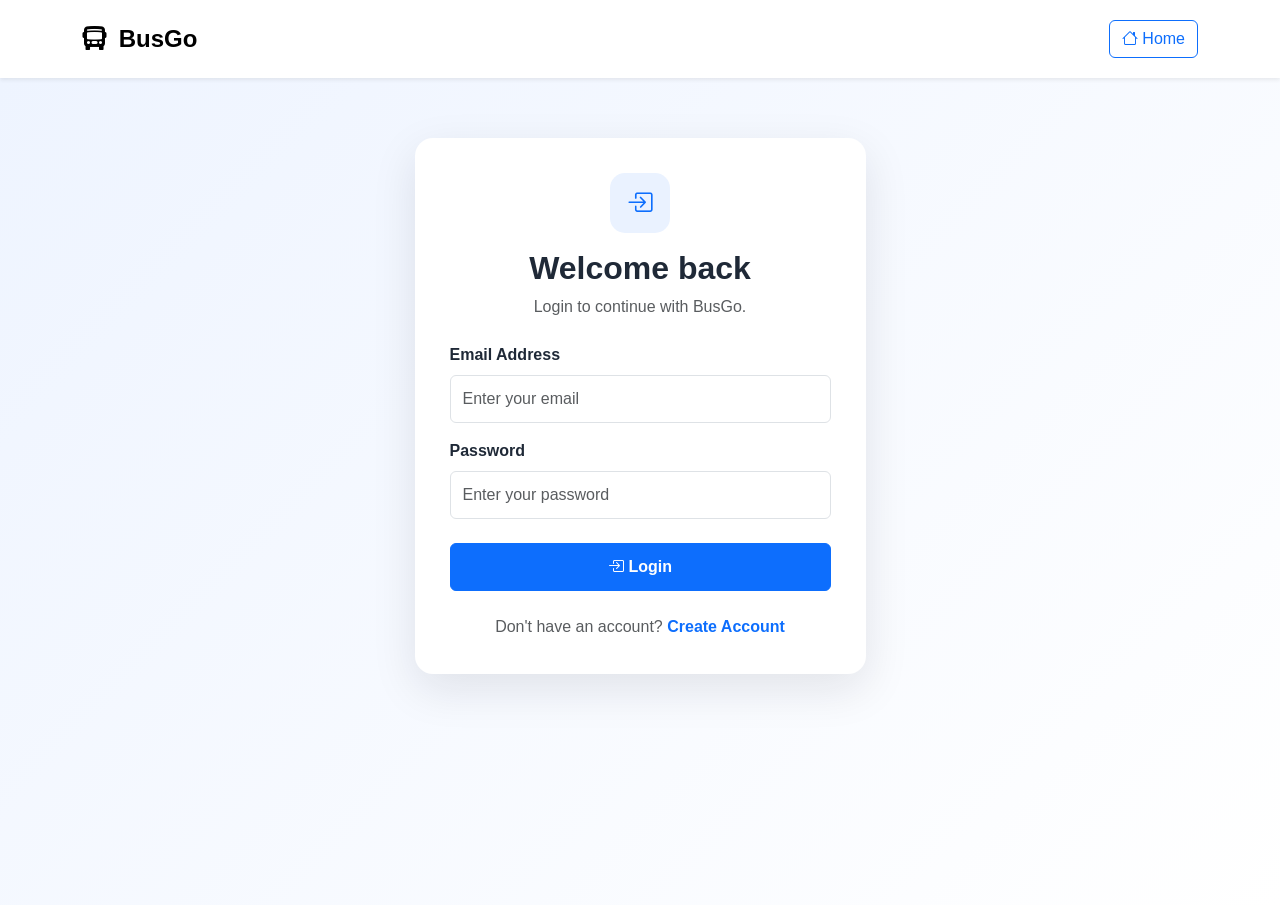
<file: frontend/login.html>
<!DOCTYPE html>
<html lang="en">

<head>

    <meta charset="UTF-8">

    <meta name="viewport" content="width=device-width, initial-scale=1.0">

    <title>BusGo | Login</title>

    <meta name="description"
          content="Login to your BusGo account">

    <!-- Bootstrap -->
    <link
        href="https://cdn.jsdelivr.net/npm/bootstrap@5.3.3/dist/css/bootstrap.min.css"
        rel="stylesheet">

    <!-- Bootstrap Icons -->
    <link
        rel="stylesheet"
        href="https://cdn.jsdelivr.net/npm/bootstrap-icons@1.11.3/font/bootstrap-icons.min.css">

    <!-- Custom CSS -->
    <link rel="stylesheet"
          href="css/style.css">

</head>

<body>

    <!-- NAVBAR -->

    <nav class="navbar navbar-expand-lg bg-white shadow-sm">

        <div class="container">

            <a class="navbar-brand fw-bold"
               href="index.html">

                <i class="bi bi-bus-front-fill"></i>
                BusGo

            </a>

            <div class="ms-auto">

                <a href="index.html"
                   class="btn btn-outline-primary">

                    <i class="bi bi-house"></i>
                    Home

                </a>

            </div>

        </div>

    </nav>


    <!-- LOGIN SECTION -->

    <section class="auth-section">

        <div class="container">

            <div class="row justify-content-center">

                <div class="col-lg-5 col-md-7">

                    <div class="auth-card">

                        <!-- HEADER -->

                        <div class="text-center mb-4">

                            <div class="auth-icon">

                                <i class="bi bi-box-arrow-in-right"></i>

                            </div>

                            <h2 class="mt-3">
                                Welcome back
                            </h2>

                            <p class="text-muted">
                                Login to continue with BusGo.
                            </p>

                        </div>


                        <!-- LOGIN FORM -->

                        <form id="loginForm">

                            <!-- EMAIL -->

                            <div class="mb-3">

                                <label
                                    for="loginEmail"
                                    class="form-label">

                                    Email Address

                                </label>

                                <input
                                    type="email"
                                    id="loginEmail"
                                    class="form-control"
                                    placeholder="Enter your email"
                                    required>

                            </div>


                            <!-- PASSWORD -->

                            <div class="mb-4">

                                <label
                                    for="loginPassword"
                                    class="form-label">

                                    Password

                                </label>

                                <input
                                    type="password"
                                    id="loginPassword"
                                    class="form-control"
                                    placeholder="Enter your password"
                                    required>

                            </div>


                            <!-- MESSAGE -->

                            <div
                                id="loginMessage"
                                class="mb-3">
                            </div>


                            <!-- LOGIN BUTTON -->

                            <button
                                type="submit"
                                class="btn btn-primary w-100 auth-btn">

                                <i class="bi bi-box-arrow-in-right"></i>

                                Login

                            </button>

                        </form>


                        <!-- REGISTER LINK -->

                        <div class="text-center mt-4">

                            <span class="text-muted">
                                Don't have an account?
                            </span>

                            <a href="register.html"
                               class="fw-semibold">

                                Create Account

                            </a>

                        </div>

                    </div>

                </div>

            </div>

        </div>

    </section>


    <!-- Bootstrap JS -->

    <script
        src="https://cdn.jsdelivr.net/npm/bootstrap@5.3.3/dist/js/bootstrap.bundle.min.js">
    </script>


    <!-- Authentication JS -->

    <script src="js/auth.js"></script>

</body>

</html>
</file>
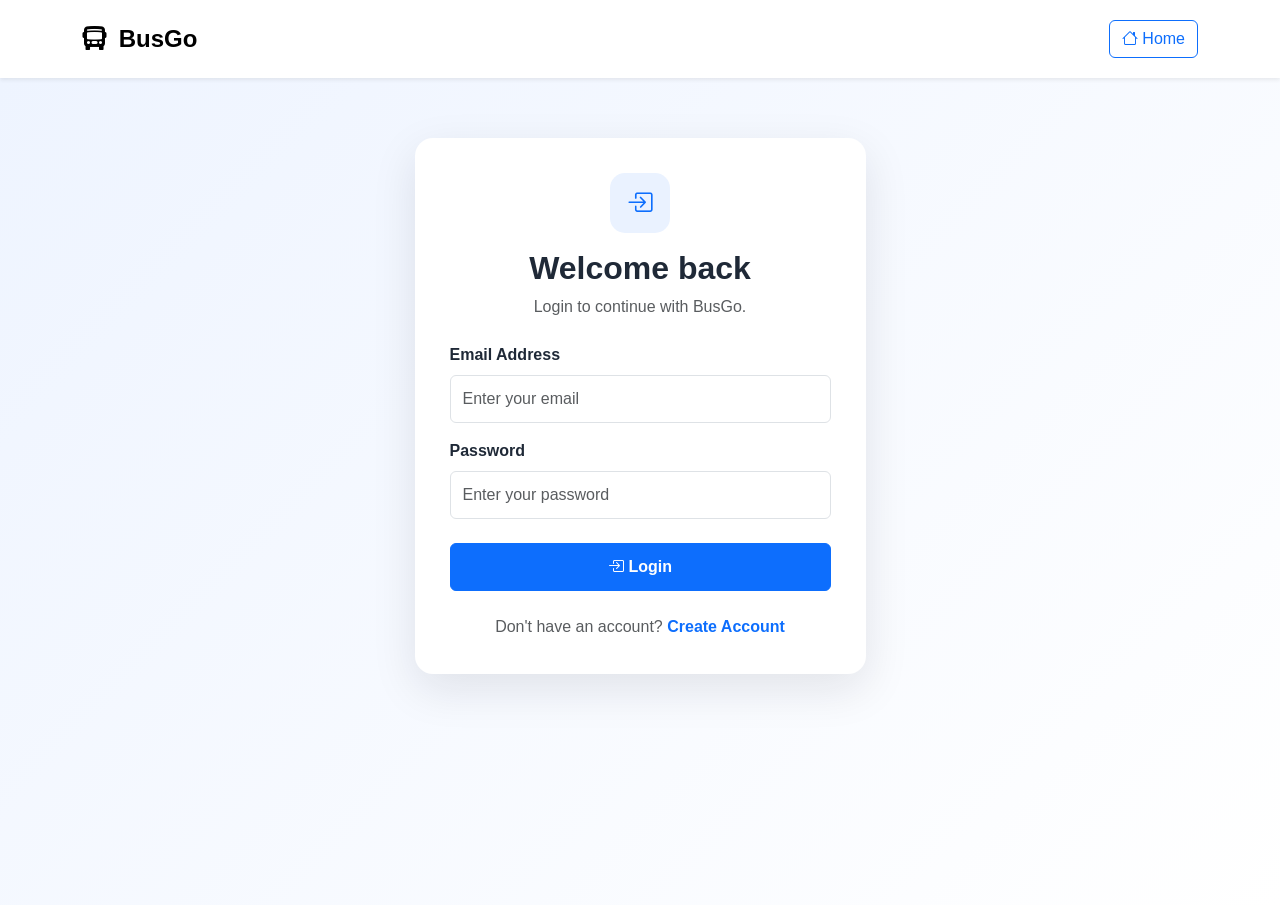
<file: frontend/my-bookings.html>
<!DOCTYPE html>
<html lang="en">
<head>
    <meta charset="UTF-8">
    <meta name="viewport" content="width=device-width, initial-scale=1.0">
    <title>My Bookings | BusGo</title>

    <link href="https://cdn.jsdelivr.net/npm/bootstrap@5.3.3/dist/css/bootstrap.min.css"
          rel="stylesheet">

    <link rel="stylesheet" href="css/style.css">
</head>
<body>

<nav class="navbar navbar-expand-lg navbar-dark bg-primary">
    <div class="container">
        <a class="navbar-brand fw-bold" href="index.html">BusGo</a>

        <div class="ms-auto d-flex gap-2">
            <a href="index.html" class="btn btn-light btn-sm">Home</a>
            <button id="logoutBtn" class="btn btn-outline-light btn-sm">
                Logout
            </button>
        </div>
    </div>
</nav>

<main class="container py-5">
    <div class="mb-4">
        <h1 class="fw-bold">My Bookings</h1>
        <p class="text-muted">
            View your bus reservations and manage your journeys.
        </p>
    </div>

    <div id="message" class="alert d-none" role="alert"></div>

    <div id="loading" class="text-center py-5">
        <div class="spinner-border text-primary" role="status"></div>
        <p class="mt-3 text-muted">Loading your bookings...</p>
    </div>

    <div id="emptyState" class="text-center py-5 d-none">
        <h4>No bookings yet</h4>
        <p class="text-muted">Your reservations will appear here.</p>
        <a href="index.html" class="btn btn-primary">Search Buses</a>
    </div>

    <div id="bookingsContainer" class="row g-4"></div>
</main>

<script src="js/my-bookings.js"></script>
</body>
</html>
</file>
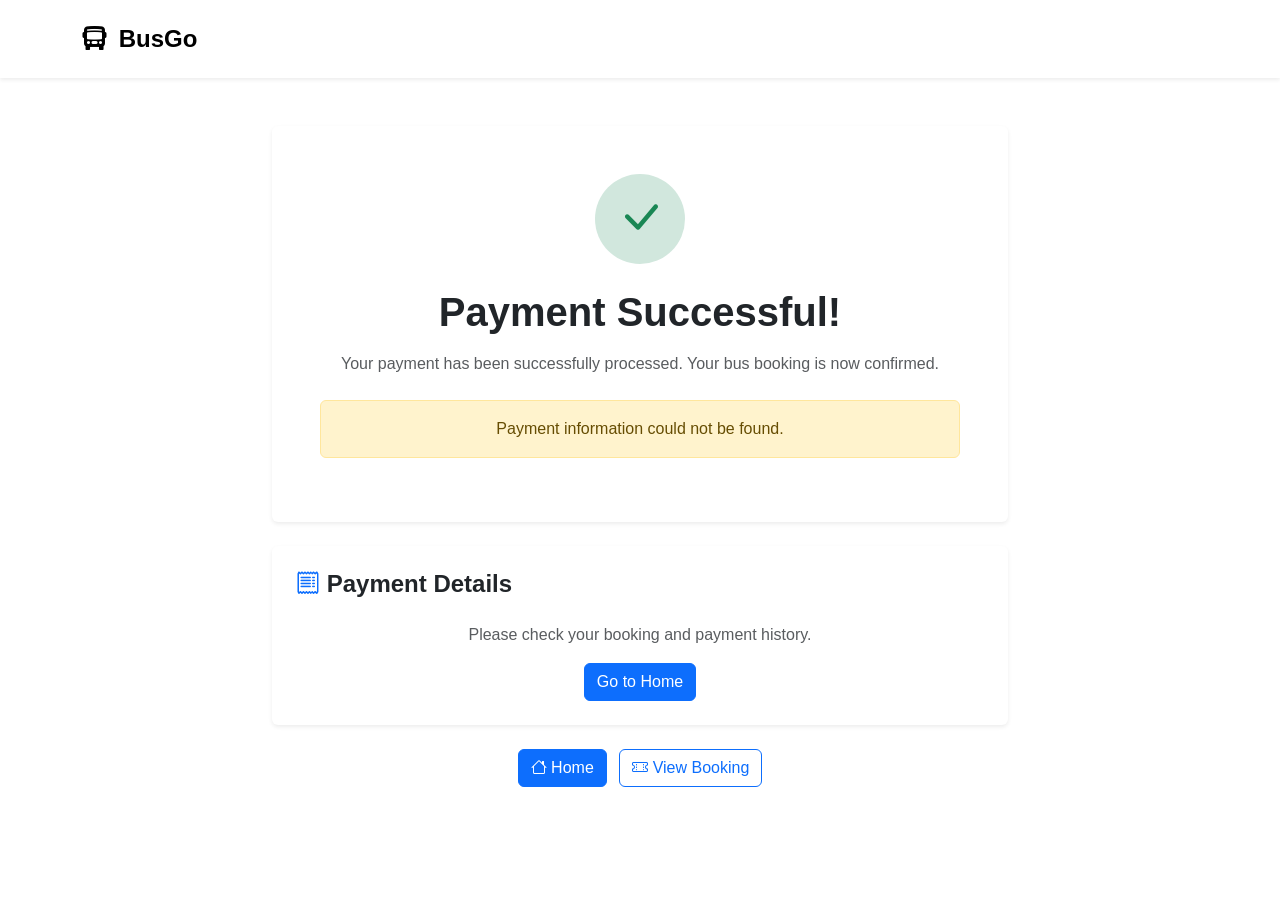
<file: frontend/payment-success.html>
<!DOCTYPE html>
<html lang="en">

<head>

    <meta charset="UTF-8">

    <meta name="viewport"
          content="width=device-width, initial-scale=1.0">

    <title>BusGo | Payment Successful</title>

    <meta name="description"
          content="Your BusGo payment was successful">

    <!-- Bootstrap CSS -->

    <link
        href="https://cdn.jsdelivr.net/npm/bootstrap@5.3.3/dist/css/bootstrap.min.css"
        rel="stylesheet">

    <!-- Bootstrap Icons -->

    <link
        rel="stylesheet"
        href="https://cdn.jsdelivr.net/npm/bootstrap-icons@1.11.3/font/bootstrap-icons.min.css">

    <!-- Custom CSS -->

    <link
        rel="stylesheet"
        href="css/style.css">

</head>

<body>

<!-- ================= NAVBAR ================= -->

<nav class="navbar navbar-expand-lg bg-white shadow-sm">

    <div class="container">

        <a
            class="navbar-brand fw-bold"
            href="index.html">

            <i class="bi bi-bus-front-fill"></i>

            BusGo

        </a>

    </div>

</nav>


<!-- ================= SUCCESS SECTION ================= -->

<section class="py-5">

    <div class="container">

        <div class="row justify-content-center">

            <div class="col-lg-8">

                <!-- SUCCESS CARD -->

                <div
                    class="card border-0 shadow-sm text-center">

                    <div class="card-body p-5">

                        <div class="mb-4">

                            <div
                                class="d-inline-flex align-items-center justify-content-center"
                                style="
                                    width: 90px;
                                    height: 90px;
                                    border-radius: 50%;
                                    background: #d1e7dd;
                                    color: #198754;
                                    font-size: 3rem;
                                ">

                                <i class="bi bi-check-lg"></i>

                            </div>

                        </div>


                        <h1 class="fw-bold">

                            Payment Successful!

                        </h1>


                        <p class="text-muted mt-3">

                            Your payment has been successfully processed.

                            Your bus booking is now confirmed.

                        </p>


                        <div
                            id="transactionInfo"
                            class="mt-4">
                        </div>

                    </div>

                </div>


                <!-- ================= PAYMENT DETAILS ================= -->

                <div
                    class="card border-0 shadow-sm mt-4">

                    <div class="card-body p-4">

                        <h4 class="fw-bold mb-4">

                            <i
                                class="bi bi-receipt text-primary">
                            </i>

                            Payment Details

                        </h4>


                        <div id="paymentDetails">

                            <div class="text-center">

                                <div
                                    class="spinner-border text-primary">
                                </div>

                                <p class="text-muted mt-2">

                                    Loading payment details...

                                </p>

                            </div>

                        </div>

                    </div>

                </div>


                <!-- ================= ACTIONS ================= -->

                <div
                    class="text-center mt-4">

                    <a
                        href="index.html"
                        class="btn btn-primary me-2">

                        <i class="bi bi-house"></i>

                        Home

                    </a>


                    <a
                        href="booking-success.html"
                        class="btn btn-outline-primary">

                        <i class="bi bi-ticket-perforated"></i>

                        View Booking

                    </a>

                </div>

            </div>

        </div>

    </div>

</section>


<!-- ================= BOOTSTRAP JS ================= -->

<script
    src="https://cdn.jsdelivr.net/npm/bootstrap@5.3.3/dist/js/bootstrap.bundle.min.js">
</script>


<!-- PAYMENT SUCCESS JS -->

<script src="js/payment-success.js"></script>

</body>

</html>
</file>
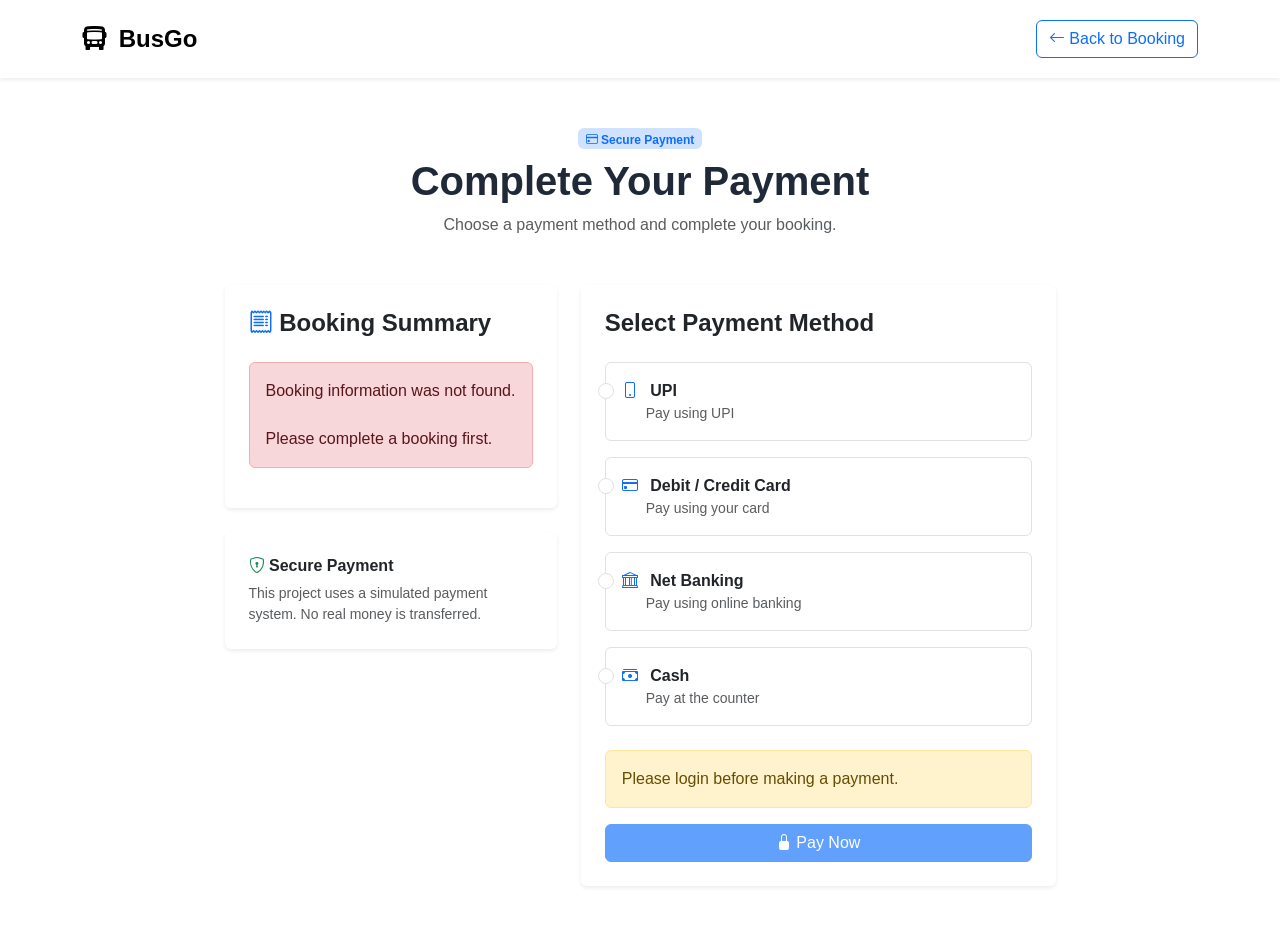
<file: frontend/payment.html>
<!DOCTYPE html>
<html lang="en">

<head>

    <meta charset="UTF-8">

    <meta name="viewport"
          content="width=device-width, initial-scale=1.0">

    <title>BusGo | Payment</title>

    <meta name="description"
          content="Complete your BusGo booking payment">

    <!-- Bootstrap CSS -->

    <link
        href="https://cdn.jsdelivr.net/npm/bootstrap@5.3.3/dist/css/bootstrap.min.css"
        rel="stylesheet">

    <!-- Bootstrap Icons -->

    <link
        rel="stylesheet"
        href="https://cdn.jsdelivr.net/npm/bootstrap-icons@1.11.3/font/bootstrap-icons.min.css">

    <!-- Custom CSS -->

    <link
        rel="stylesheet"
        href="css/style.css">

</head>

<body>

<!-- ================= NAVBAR ================= -->

<nav class="navbar navbar-expand-lg bg-white shadow-sm">

    <div class="container">

        <a
            class="navbar-brand fw-bold"
            href="index.html">

            <i class="bi bi-bus-front-fill"></i>

            BusGo

        </a>

        <div class="ms-auto">

            <a
                href="booking-success.html"
                class="btn btn-outline-primary">

                <i class="bi bi-arrow-left"></i>

                Back to Booking

            </a>

        </div>

    </div>

</nav>


<!-- ================= PAYMENT SECTION ================= -->

<section class="py-5">

    <div class="container">

        <div class="row justify-content-center">

            <div class="col-lg-9">

                <!-- PAGE HEADER -->

                <div class="text-center mb-5">

                    <span class="badge bg-primary-subtle text-primary mb-2">

                        <i class="bi bi-credit-card"></i>

                        Secure Payment

                    </span>

                    <h1 class="fw-bold">

                        Complete Your Payment

                    </h1>

                    <p class="text-muted">

                        Choose a payment method and complete your booking.

                    </p>

                </div>


                <div class="row g-4">

                    <!-- ================= BOOKING SUMMARY ================= -->

                    <div class="col-lg-5">

                        <div class="card border-0 shadow-sm">

                            <div class="card-body p-4">

                                <h4 class="fw-bold mb-4">

                                    <i class="bi bi-receipt text-primary"></i>

                                    Booking Summary

                                </h4>

                                <div id="paymentSummary">

                                    <div class="text-center">

                                        <div
                                            class="spinner-border text-primary">
                                        </div>

                                        <p class="text-muted mt-2">

                                            Loading booking details...

                                        </p>

                                    </div>

                                </div>

                            </div>

                        </div>


                        <!-- SECURITY -->

                        <div class="card border-0 shadow-sm mt-4">

                            <div class="card-body p-4">

                                <h6 class="fw-bold">

                                    <i
                                        class="bi bi-shield-lock text-success">
                                    </i>

                                    Secure Payment

                                </h6>

                                <p class="text-muted small mb-0">

                                    This project uses a simulated payment
                                    system. No real money is transferred.

                                </p>

                            </div>

                        </div>

                    </div>


                    <!-- ================= PAYMENT FORM ================= -->

                    <div class="col-lg-7">

                        <div class="card border-0 shadow-sm">

                            <div class="card-body p-4">

                                <h4 class="fw-bold mb-4">

                                    Select Payment Method

                                </h4>


                                <form id="paymentForm">


                                    <!-- UPI -->

                                    <div class="form-check payment-option mb-3 p-3 border rounded">

                                        <input
                                            class="form-check-input"
                                            type="radio"
                                            name="paymentMethod"
                                            id="upi"
                                            value="UPI"
                                            required>

                                        <label
                                            class="form-check-label fw-semibold"
                                            for="upi">

                                            <i
                                                class="bi bi-phone text-primary me-2">
                                            </i>

                                            UPI

                                        </label>

                                        <div
                                            class="text-muted small ms-4">

                                            Pay using UPI

                                        </div>

                                    </div>


                                    <!-- CARD -->

                                    <div class="form-check payment-option mb-3 p-3 border rounded">

                                        <input
                                            class="form-check-input"
                                            type="radio"
                                            name="paymentMethod"
                                            id="card"
                                            value="CARD">

                                        <label
                                            class="form-check-label fw-semibold"
                                            for="card">

                                            <i
                                                class="bi bi-credit-card text-primary me-2">
                                            </i>

                                            Debit / Credit Card

                                        </label>

                                        <div
                                            class="text-muted small ms-4">

                                            Pay using your card

                                        </div>

                                    </div>


                                    <!-- NET BANKING -->

                                    <div class="form-check payment-option mb-3 p-3 border rounded">

                                        <input
                                            class="form-check-input"
                                            type="radio"
                                            name="paymentMethod"
                                            id="netBanking"
                                            value="NET_BANKING">

                                        <label
                                            class="form-check-label fw-semibold"
                                            for="netBanking">

                                            <i
                                                class="bi bi-bank text-primary me-2">
                                            </i>

                                            Net Banking

                                        </label>

                                        <div
                                            class="text-muted small ms-4">

                                            Pay using online banking

                                        </div>

                                    </div>


                                    <!-- CASH -->

                                    <div class="form-check payment-option mb-4 p-3 border rounded">

                                        <input
                                            class="form-check-input"
                                            type="radio"
                                            name="paymentMethod"
                                            id="cash"
                                            value="CASH">

                                        <label
                                            class="form-check-label fw-semibold"
                                            for="cash">

                                            <i
                                                class="bi bi-cash-stack text-primary me-2">
                                            </i>

                                            Cash

                                        </label>

                                        <div
                                            class="text-muted small ms-4">

                                            Pay at the counter

                                        </div>

                                    </div>


                                    <!-- MESSAGE -->

                                    <div
                                        id="paymentMessage"
                                        class="mb-3">
                                    </div>


                                    <!-- PAY BUTTON -->

                                    <button
                                        type="submit"
                                        id="payButton"
                                        class="btn btn-primary w-100">

                                        <i class="bi bi-lock-fill"></i>

                                        Pay Now

                                    </button>

                                </form>

                            </div>

                        </div>

                    </div>

                </div>

            </div>

        </div>

    </div>

</section>


<!-- BOOTSTRAP JS -->

<script
    src="https://cdn.jsdelivr.net/npm/bootstrap@5.3.3/dist/js/bootstrap.bundle.min.js">
</script>


<!-- PAYMENT JS -->

<script src="js/payment.js"></script>

</body>

</html>
</file>
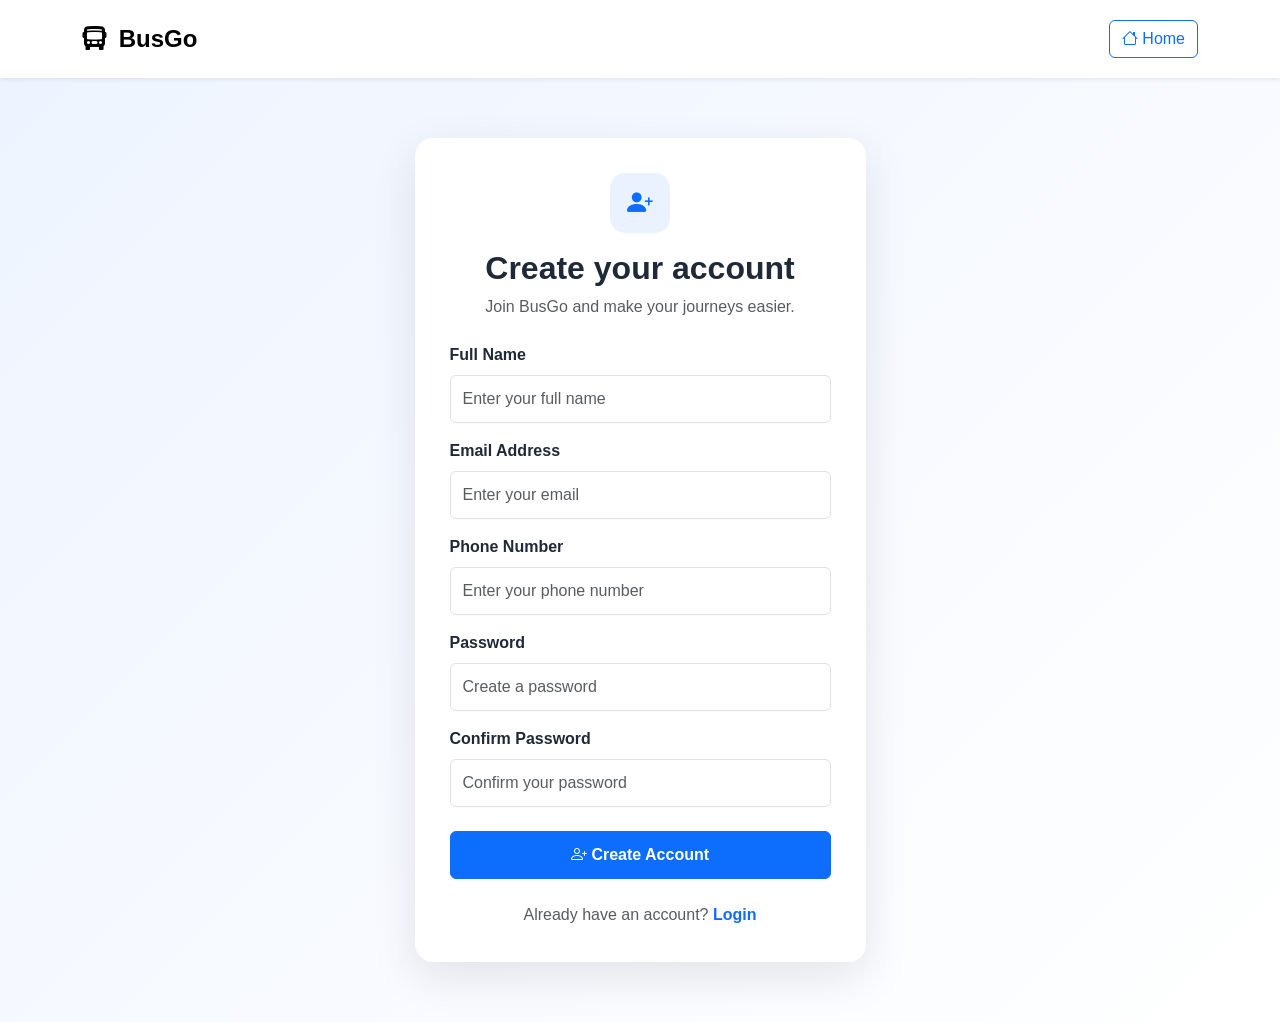
<file: frontend/register.html>
<!DOCTYPE html>
<html lang="en">

<head>

    <meta charset="UTF-8">

    <meta name="viewport"
          content="width=device-width, initial-scale=1.0">

    <title>BusGo | Create Account</title>

    <meta name="description"
          content="Create your BusGo account">

    <!-- Bootstrap -->
    <link
        href="https://cdn.jsdelivr.net/npm/bootstrap@5.3.3/dist/css/bootstrap.min.css"
        rel="stylesheet">

    <!-- Bootstrap Icons -->
    <link
        rel="stylesheet"
        href="https://cdn.jsdelivr.net/npm/bootstrap-icons@1.11.3/font/bootstrap-icons.min.css">

    <!-- Custom CSS -->
    <link rel="stylesheet"
          href="css/style.css">

</head>

<body>

    <!-- NAVBAR -->

    <nav class="navbar navbar-expand-lg bg-white shadow-sm">

        <div class="container">

            <a class="navbar-brand fw-bold"
               href="index.html">

                <i class="bi bi-bus-front-fill"></i>
                BusGo

            </a>

            <div class="ms-auto">

                <a href="index.html"
                   class="btn btn-outline-primary">

                    <i class="bi bi-house"></i>
                    Home

                </a>

            </div>

        </div>

    </nav>


    <!-- REGISTER SECTION -->

    <section class="auth-section">

        <div class="container">

            <div class="row justify-content-center">

                <div class="col-lg-5 col-md-7">

                    <div class="auth-card">

                        <div class="text-center mb-4">

                            <div class="auth-icon">

                                <i class="bi bi-person-plus-fill"></i>

                            </div>

                            <h2 class="mt-3">
                                Create your account
                            </h2>

                            <p class="text-muted">
                                Join BusGo and make your journeys easier.
                            </p>

                        </div>


                        <!-- REGISTER FORM -->

                        <form id="registerForm">

                            <!-- Name -->

                            <div class="mb-3">

                                <label
                                    for="name"
                                    class="form-label">

                                    Full Name

                                </label>

                                <input
                                    type="text"
                                    id="name"
                                    class="form-control"
                                    placeholder="Enter your full name"
                                    required>

                            </div>


                            <!-- Email -->

                            <div class="mb-3">

                                <label
                                    for="email"
                                    class="form-label">

                                    Email Address

                                </label>

                                <input
                                    type="email"
                                    id="email"
                                    class="form-control"
                                    placeholder="Enter your email"
                                    required>

                            </div>


                            <!-- Phone -->

                            <div class="mb-3">

                                <label
                                    for="phone"
                                    class="form-label">

                                    Phone Number

                                </label>

                                <input
                                    type="tel"
                                    id="phone"
                                    class="form-control"
                                    placeholder="Enter your phone number"
                                    maxlength="15"
                                    required>

                            </div>


                            <!-- Password -->

                            <div class="mb-3">

                                <label
                                    for="password"
                                    class="form-label">

                                    Password

                                </label>

                                <input
                                    type="password"
                                    id="password"
                                    class="form-control"
                                    placeholder="Create a password"
                                    required>

                            </div>


                            <!-- Confirm Password -->

                            <div class="mb-4">

                                <label
                                    for="confirmPassword"
                                    class="form-label">

                                    Confirm Password

                                </label>

                                <input
                                    type="password"
                                    id="confirmPassword"
                                    class="form-control"
                                    placeholder="Confirm your password"
                                    required>

                            </div>


                            <!-- Message -->

                            <div
                                id="registerMessage"
                                class="mb-3">
                            </div>


                            <!-- Button -->

                            <button
                                type="submit"
                                class="btn btn-primary w-100 auth-btn">

                                <i class="bi bi-person-plus"></i>

                                Create Account

                            </button>

                        </form>


                        <!-- LOGIN LINK -->

                        <div class="text-center mt-4">

                            <span class="text-muted">
                                Already have an account?
                            </span>

                            <a href="login.html"
                               class="fw-semibold">

                                Login

                            </a>

                        </div>

                    </div>

                </div>

            </div>

        </div>

    </section>


    <!-- Bootstrap JS -->

    <script
        src="https://cdn.jsdelivr.net/npm/bootstrap@5.3.3/dist/js/bootstrap.bundle.min.js">
    </script>
    <script src="js/auth.js"></script>

</body>

</html>
</file>
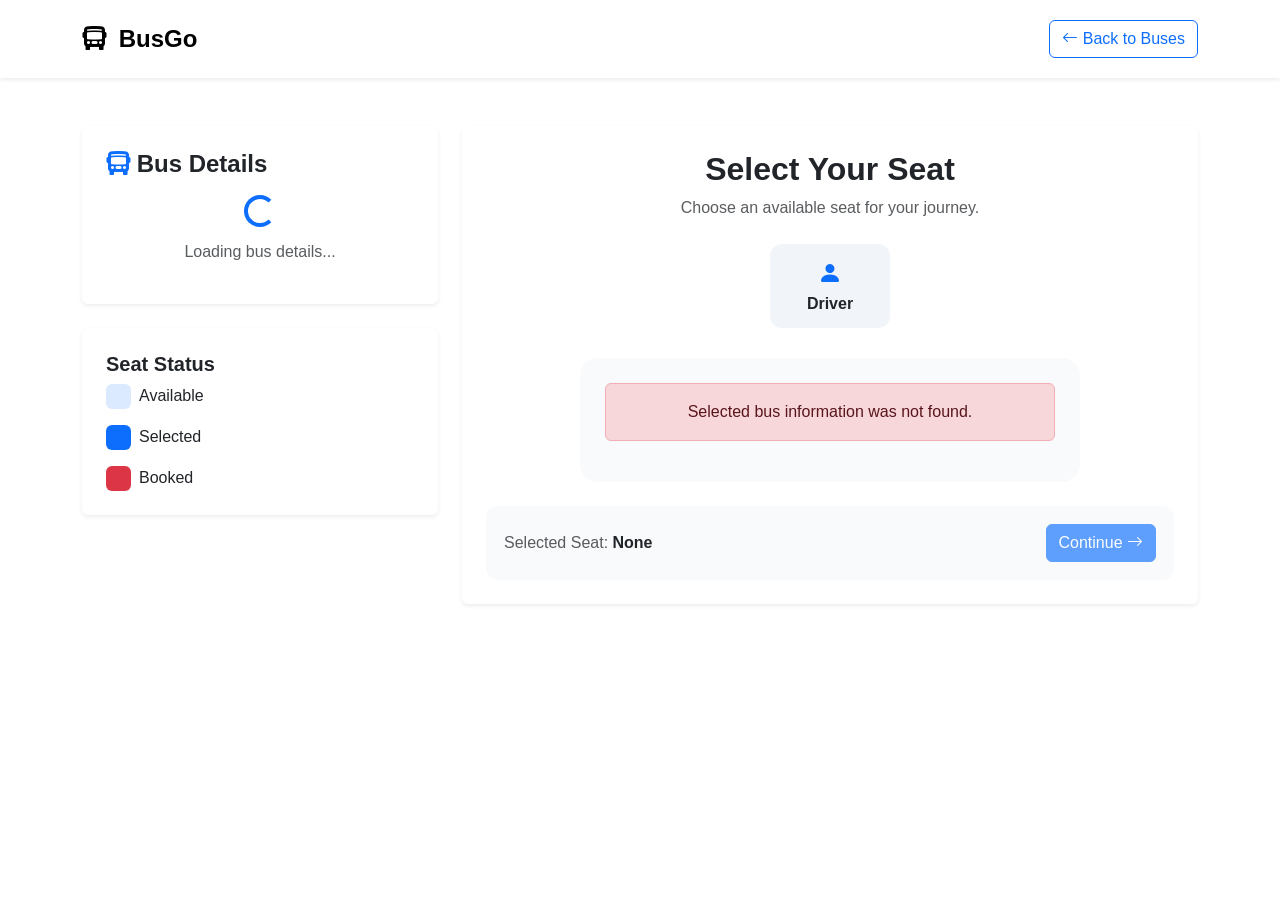
<file: frontend/seat-selection.html>
<!DOCTYPE html>
<html lang="en">

<head>

    <meta charset="UTF-8">

    <meta name="viewport"
          content="width=device-width, initial-scale=1.0">

    <title>BusGo | Select Your Seat</title>

    <meta name="description"
          content="Select your preferred bus seat">

    <!-- Bootstrap -->

    <link
        href="https://cdn.jsdelivr.net/npm/bootstrap@5.3.3/dist/css/bootstrap.min.css"
        rel="stylesheet">

    <!-- Bootstrap Icons -->

    <link
        rel="stylesheet"
        href="https://cdn.jsdelivr.net/npm/bootstrap-icons@1.11.3/font/bootstrap-icons.min.css">

    <!-- Custom CSS -->

    <link
        rel="stylesheet"
        href="css/style.css">

</head>


<body>


<!-- ================= NAVBAR ================= -->

<nav class="navbar navbar-expand-lg bg-white shadow-sm">

    <div class="container">

        <a class="navbar-brand fw-bold"
           href="index.html">

            <i class="bi bi-bus-front-fill"></i>

            BusGo

        </a>


        <div class="ms-auto">

            <a
                href="bus-results.html"
                class="btn btn-outline-primary">

                <i class="bi bi-arrow-left"></i>

                Back to Buses

            </a>

        </div>

    </div>

</nav>



<!-- ================= SEAT SECTION ================= -->

<section class="py-5">

    <div class="container">

        <div class="row g-4">


            <!-- ================= BUS INFORMATION ================= -->

            <div class="col-lg-4">

                <div class="card border-0 shadow-sm">

                    <div class="card-body p-4">

                        <h4 class="fw-bold mb-3">

                            <i class="bi bi-bus-front-fill text-primary"></i>

                            Bus Details

                        </h4>


                        <div id="busDetails">

                            <div class="text-center">

                                <div
                                    class="spinner-border text-primary">
                                </div>

                                <p class="text-muted mt-2">

                                    Loading bus details...

                                </p>

                            </div>

                        </div>

                    </div>

                </div>


                <!-- ================= LEGEND ================= -->

                <div class="card border-0 shadow-sm mt-4">

                    <div class="card-body p-4">

                        <h5 class="fw-bold">

                            Seat Status

                        </h5>


                        <div class="d-flex align-items-center mb-3">

                            <div class="seat-legend available-seat">
                            </div>

                            <span class="ms-2">
                                Available
                            </span>

                        </div>


                        <div class="d-flex align-items-center mb-3">

                            <div class="seat-legend selected-seat">
                            </div>

                            <span class="ms-2">
                                Selected
                            </span>

                        </div>


                        <div class="d-flex align-items-center">

                            <div class="seat-legend booked-seat">
                            </div>

                            <span class="ms-2">
                                Booked
                            </span>

                        </div>

                    </div>

                </div>

            </div>



            <!-- ================= SEAT MAP ================= -->

            <div class="col-lg-8">

                <div class="card border-0 shadow-sm">

                    <div class="card-body p-4">

                        <div class="text-center mb-4">

                            <h2 class="fw-bold">

                                Select Your Seat

                            </h2>

                            <p class="text-muted">

                                Choose an available seat for your journey.

                            </p>

                        </div>


                        <!-- DRIVER -->

                        <div class="driver-area">

                            <i class="bi bi-person-fill"></i>

                            Driver

                        </div>


                        <!-- SEATS -->

                        <div
                            id="seatContainer"
                            class="seat-container">

                            <div class="text-center">

                                <div
                                    class="spinner-border text-primary">
                                </div>

                                <p class="text-muted mt-2">

                                    Loading seats...

                                </p>

                            </div>

                        </div>


                        <!-- SELECTED SEAT -->

                        <div class="selected-seat-info mt-4">

                            <div class="row align-items-center">

                                <div class="col-md-6">

                                    <span class="text-muted">

                                        Selected Seat:

                                    </span>

                                    <strong
                                        id="selectedSeatText">

                                        None

                                    </strong>

                                </div>


                                <div class="col-md-6 text-md-end mt-2 mt-md-0">

                                    <button
                                        id="continueButton"
                                        class="btn btn-primary"
                                        disabled>

                                        Continue

                                        <i class="bi bi-arrow-right"></i>

                                    </button>

                                </div>

                            </div>

                        </div>

                    </div>

                </div>

            </div>

        </div>

    </div>

</section>



<!-- ================= BOOTSTRAP JS ================= -->

<script
    src="https://cdn.jsdelivr.net/npm/bootstrap@5.3.3/dist/js/bootstrap.bundle.min.js">
</script>


<!-- ================= SEAT JS ================= -->

<script src="js/seat-selection.js"></script>


</body>

</html>
</file>
<file: frontend/css/style.css>
/* ================= GENERAL ================= */

* {
    box-sizing: border-box;
}

body {
    margin: 0;
    font-family: Arial, Helvetica, sans-serif;
    color: #1f2937;
    background: #ffffff;
}


/* ================= NAVBAR ================= */

.navbar {
    padding: 16px 0;
}

.navbar-brand {
    font-size: 1.5rem;
}

.navbar-brand i {
    margin-right: 6px;
}

.nav-link {
    font-weight: 500;
}


/* ================= HERO ================= */

.hero-section {
    padding: 80px 0 100px;
    background: linear-gradient(
        135deg,
        #eef4ff 0%,
        #ffffff 100%
    );
}

.hero-badge {
    display: inline-block;
    padding: 8px 14px;
    border-radius: 30px;
    background: #e0e7ff;
    color: #3730a3;
    font-size: 0.9rem;
    font-weight: 600;
}

.hero-title {
    font-size: 3.5rem;
    line-height: 1.15;
    font-weight: 800;
    letter-spacing: -1px;
}

.hero-title span {
    color: #0d6efd;
}

.hero-text {
    max-width: 600px;
    margin-top: 20px;
    font-size: 1.1rem;
    line-height: 1.7;
    color: #64748b;
}


/* ================= SEARCH CARD ================= */

.search-card {
    margin-top: 50px;
    padding: 28px;
    background: #ffffff;
    border-radius: 18px;
    box-shadow: 0 15px 45px rgba(15, 23, 42, 0.10);
}

.form-label {
    font-weight: 600;
    margin-bottom: 8px;
}

.input-group-text {
    background: #ffffff;
}

.form-control {
    min-height: 48px;
}

.search-btn {
    min-height: 48px;
    font-weight: 600;
}


/* ================= FEATURES ================= */

.features-section {
    padding: 80px 0;
}

.section-label {
    color: #0d6efd;
    font-size: 0.8rem;
    font-weight: 700;
    letter-spacing: 1.5px;
}

.section-title {
    font-size: 2rem;
    font-weight: 700;
}

.feature-card {
    height: 100%;
    padding: 30px;
    border: 1px solid #e5e7eb;
    border-radius: 16px;
    transition: transform 0.2s ease,
                box-shadow 0.2s ease;
}

.feature-card:hover {
    transform: translateY(-5px);
    box-shadow: 0 12px 30px rgba(15, 23, 42, 0.08);
}

.feature-icon {
    width: 50px;
    height: 50px;
    display: flex;
    align-items: center;
    justify-content: center;
    margin-bottom: 20px;
    border-radius: 12px;
    background: #eaf2ff;
    color: #0d6efd;
    font-size: 1.4rem;
}

.feature-card h4 {
    font-size: 1.2rem;
    font-weight: 700;
}

.feature-card p {
    margin-bottom: 0;
    color: #64748b;
    line-height: 1.6;
}


/* ================= FOOTER ================= */

.footer {
    padding: 25px 0;
    background: #111827;
    color: #d1d5db;
}


/* ================= RESPONSIVE ================= */

@media (max-width: 768px) {

    .hero-section {
        padding: 55px 0 70px;
    }

    .hero-title {
        font-size: 2.5rem;
    }

    .search-card {
        margin-top: 35px;
        padding: 20px;
    }

    .features-section {
        padding: 60px 0;
    }

}
/* ================= AUTH PAGES ================= */

.auth-section {
    min-height: calc(100vh - 73px);
    padding: 60px 0;
    background: linear-gradient(
        135deg,
        #eef4ff 0%,
        #ffffff 100%
    );
}

.auth-card {
    padding: 35px;
    background: #ffffff;
    border-radius: 18px;
    box-shadow: 0 15px 45px rgba(15, 23, 42, 0.10);
}

.auth-icon {
    width: 60px;
    height: 60px;
    margin: 0 auto;
    display: flex;
    align-items: center;
    justify-content: center;
    border-radius: 15px;
    background: #eaf2ff;
    color: #0d6efd;
    font-size: 1.6rem;
}

.auth-card h2 {
    font-weight: 700;
}

.auth-btn {
    min-height: 48px;
    font-weight: 600;
}

.auth-card a {
    text-decoration: none;
}

.auth-card a:hover {
    text-decoration: underline;
}
/* ================= SEAT SELECTION ================= */

.driver-area {
    width: 120px;
    margin: 0 auto 30px;
    padding: 12px;
    text-align: center;
    background: #f1f5f9;
    border-radius: 12px;
    font-weight: 600;
}

.driver-area i {
    display: block;
    font-size: 1.5rem;
    color: #0d6efd;
}

.seat-container {
    max-width: 500px;
    margin: 0 auto;
    padding: 25px;
    background: #f8fafc;
    border-radius: 18px;
}

.seat-row {
    display: flex;
    justify-content: center;
    align-items: center;
    gap: 12px;
    margin-bottom: 12px;
}

.seat {
    width: 48px;
    height: 48px;
    border: none;
    border-radius: 10px;
    font-weight: 600;
    transition: 0.2s;
}

.seat.available {
    background: #dbeafe;
    color: #1d4ed8;
    cursor: pointer;
}

.seat.available:hover {
    transform: translateY(-2px);
}

.seat.selected {
    background: #0d6efd;
    color: white;
}

.seat.booked {
    background: #dc3545;
    color: white;
    cursor: not-allowed;
}

.seat-legend {
    width: 25px;
    height: 25px;
    border-radius: 6px;
}

.available-seat {
    background: #dbeafe;
}

.selected-seat {
    background: #0d6efd;
}

.booked-seat {
    background: #dc3545;
}

.selected-seat-info {
    padding: 18px;
    background: #f8fafc;
    border-radius: 12px;
}

@media (max-width: 576px) {

    .seat-container {
        padding: 15px;
    }

    .seat-row {
        gap: 7px;
    }

    .seat {
        width: 40px;
        height: 40px;
        font-size: 0.85rem;
    }

}
</file>
